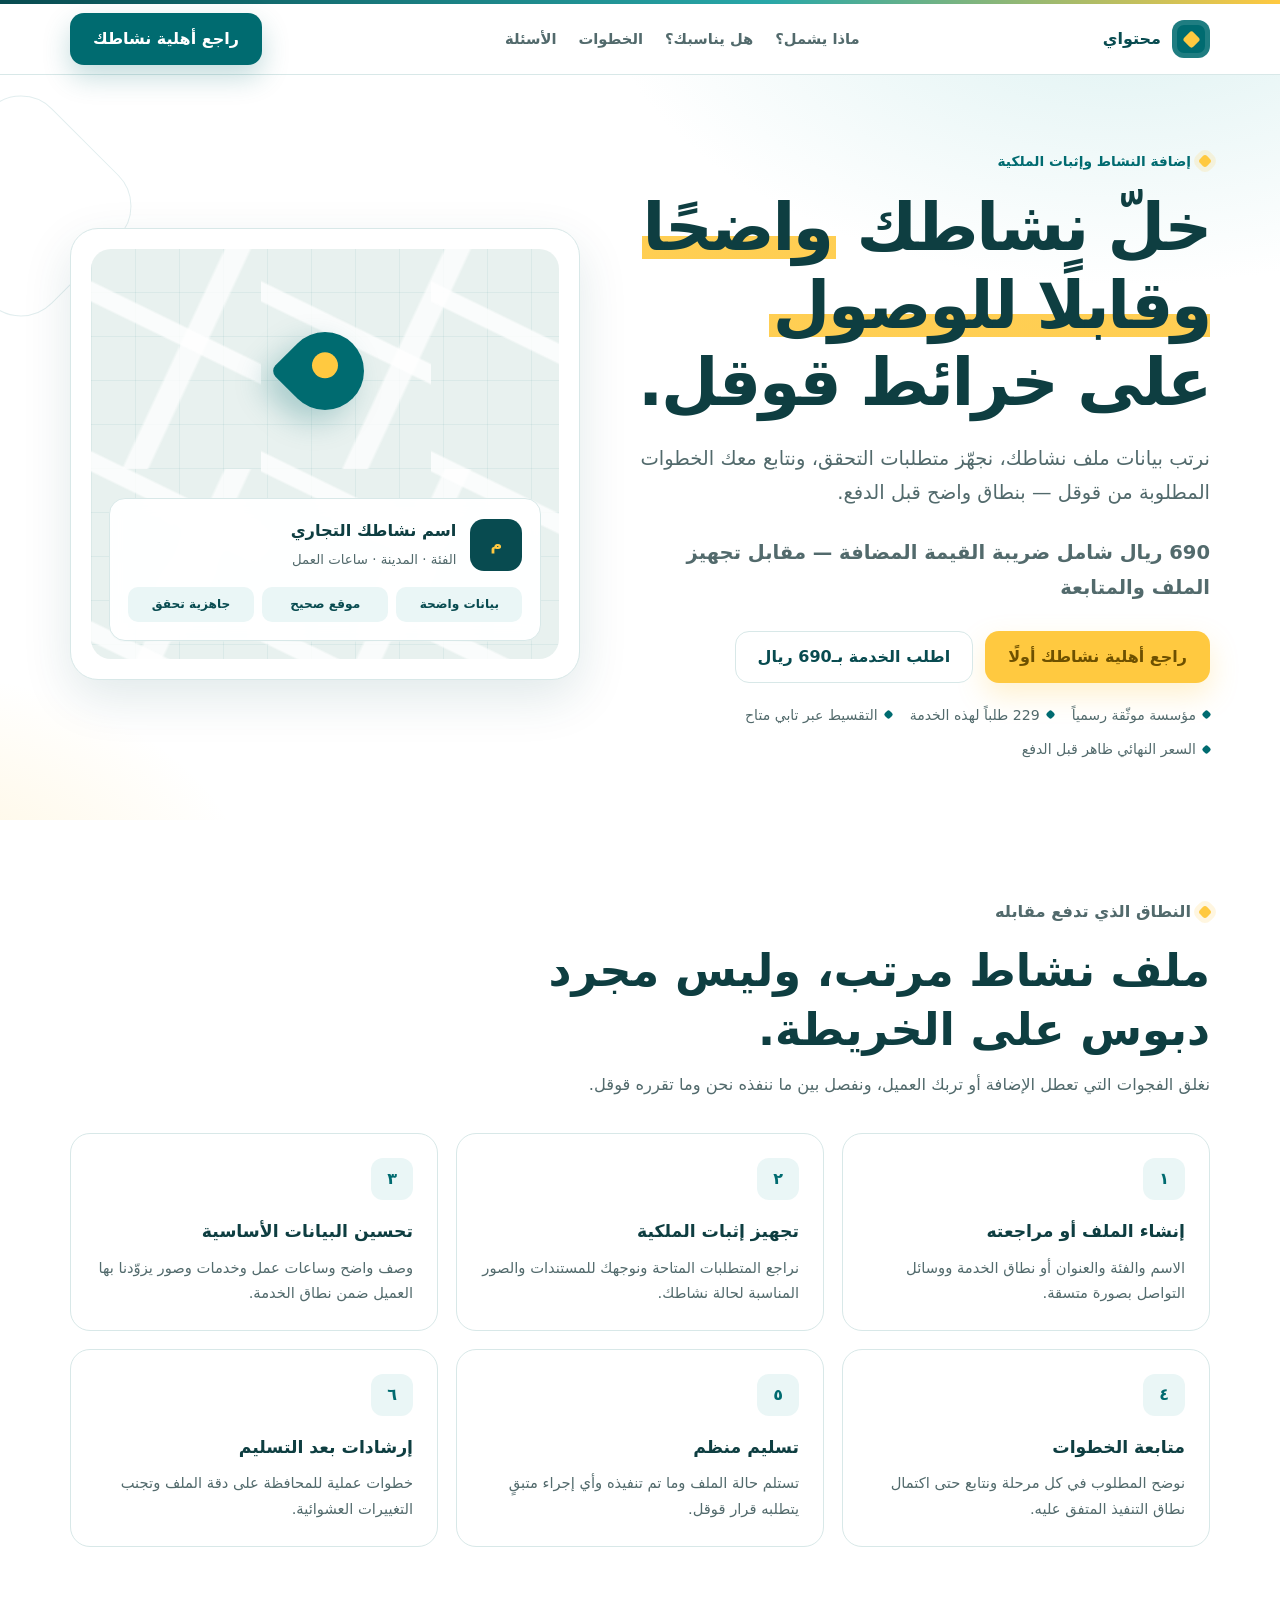
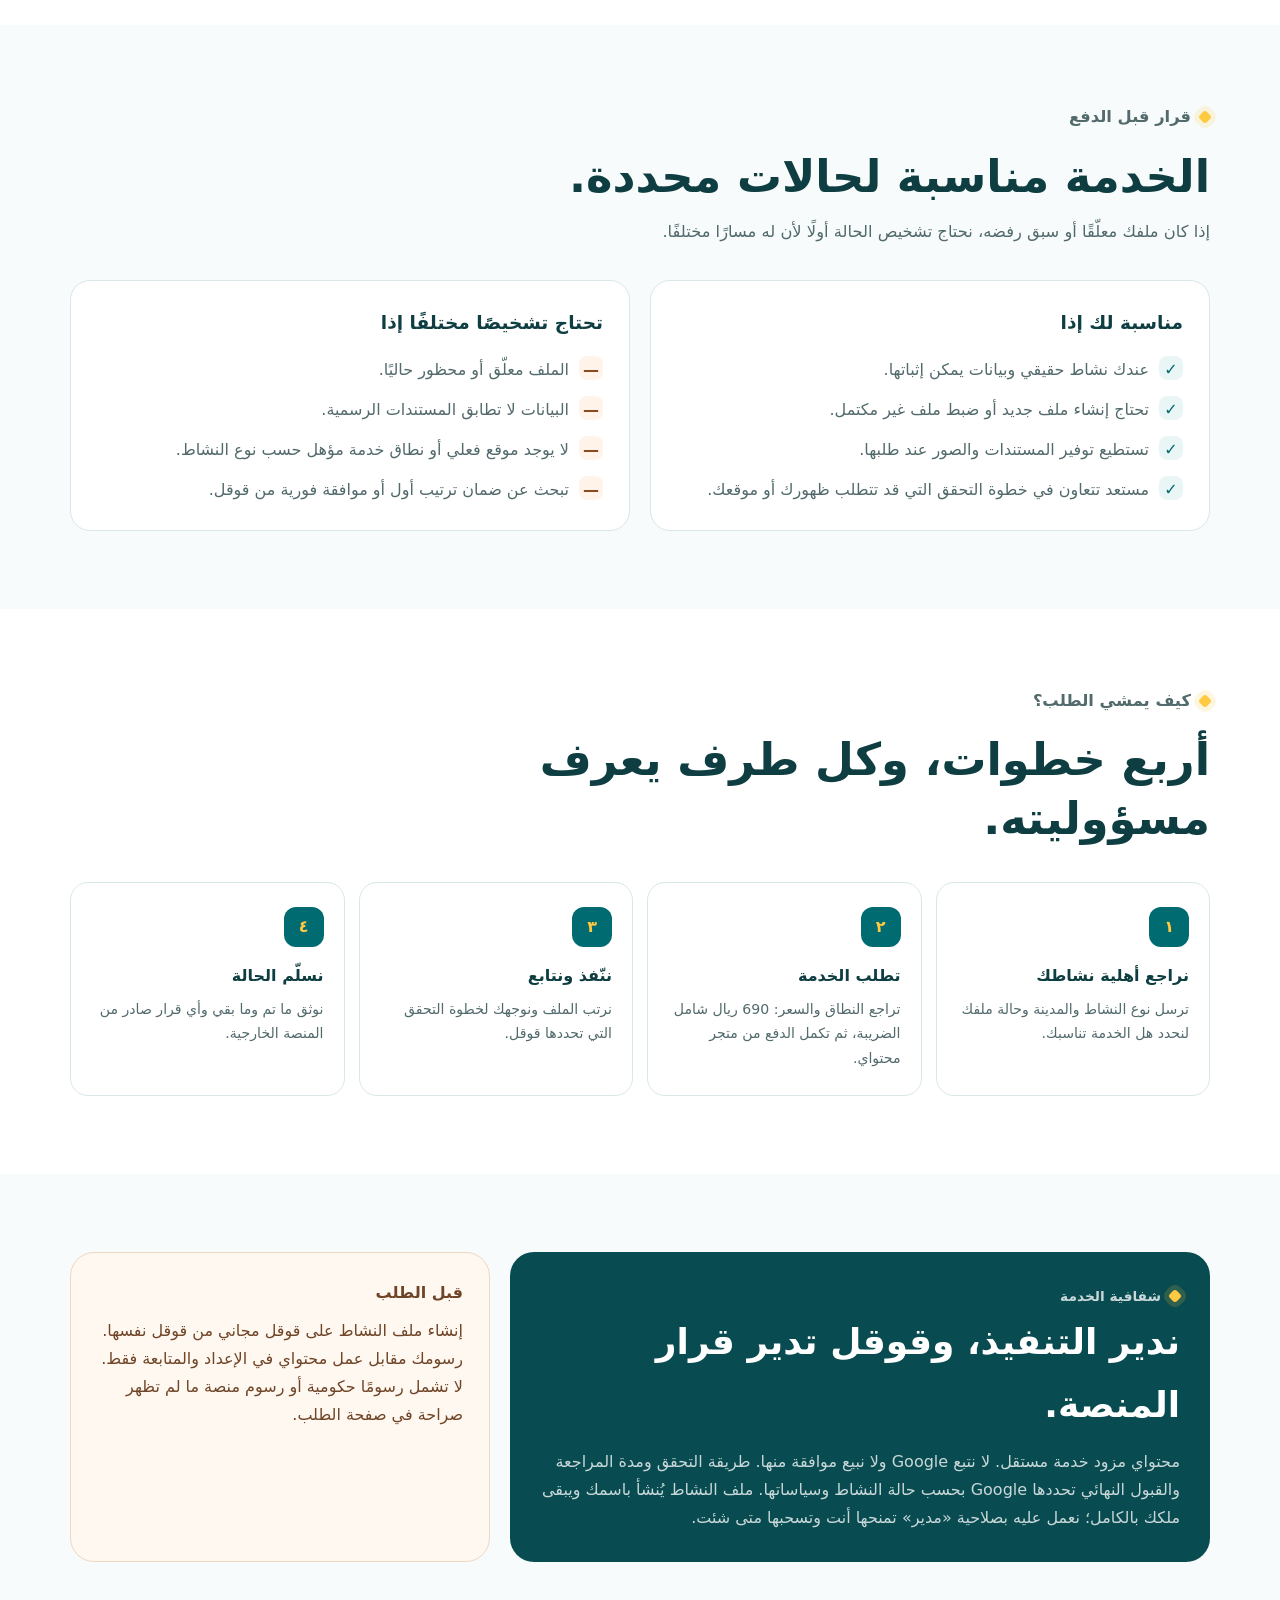
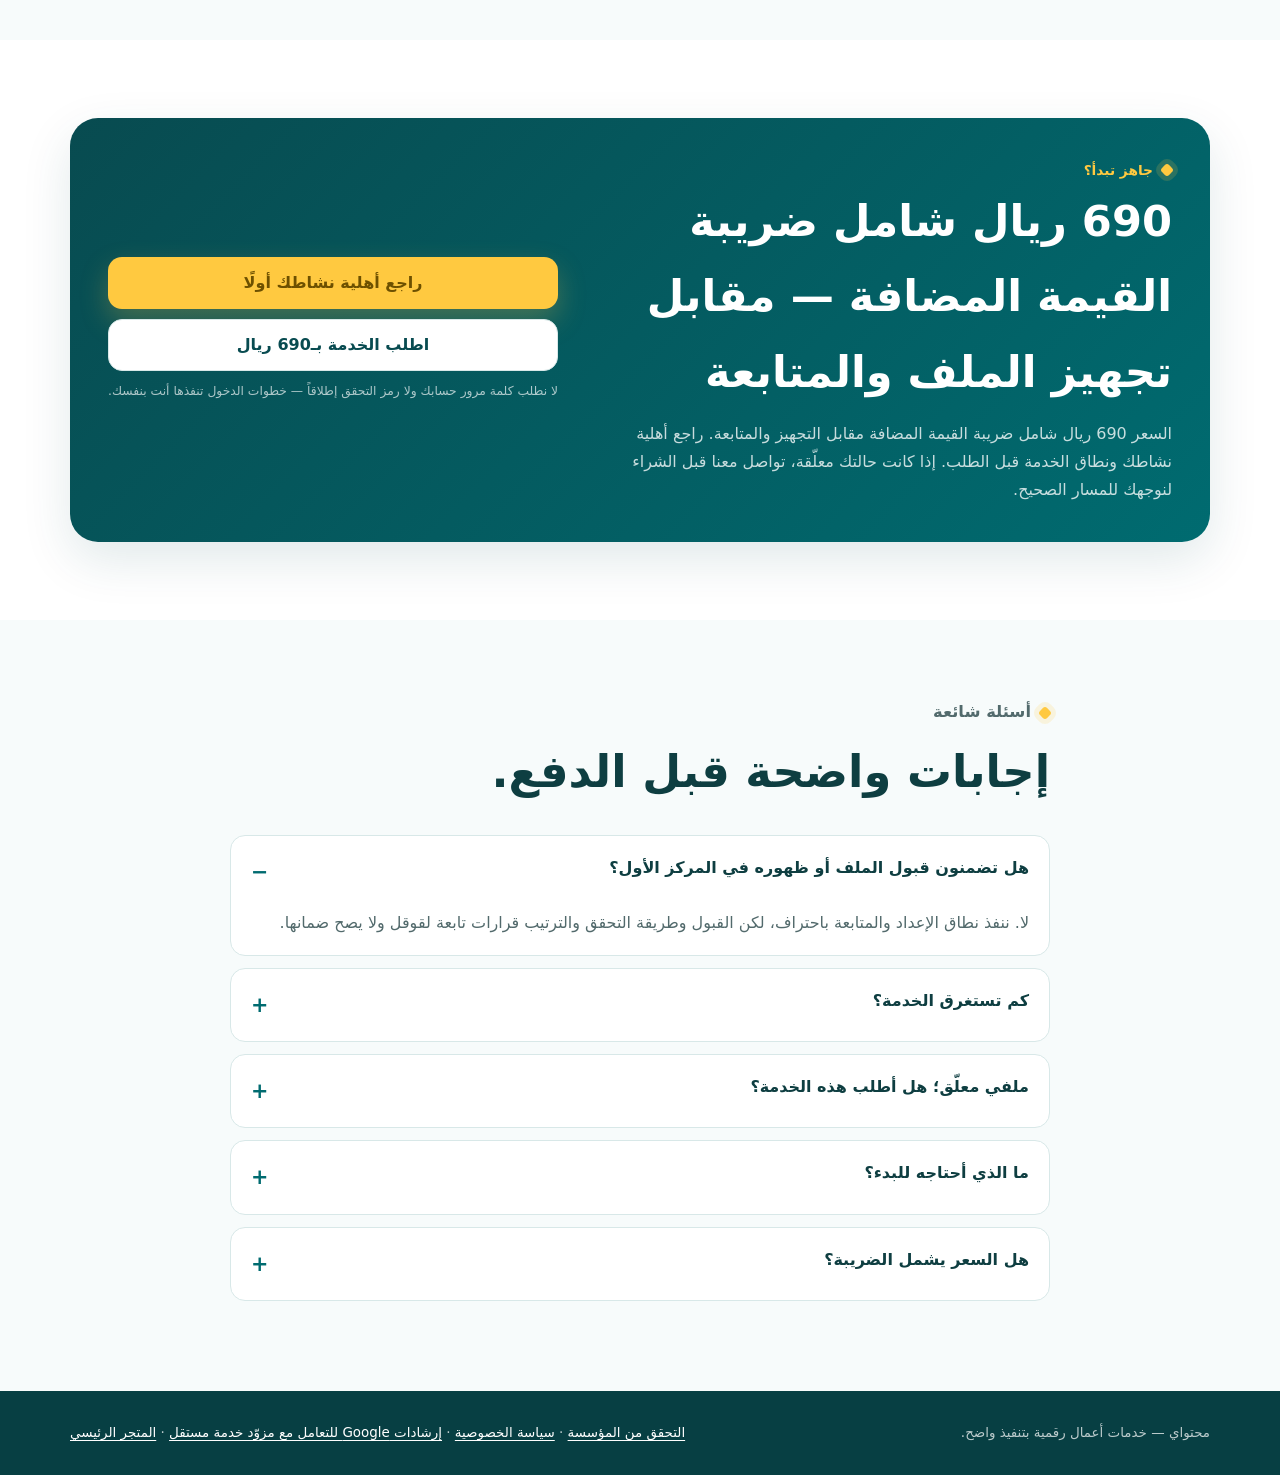
<file: maps/index.html>
<!doctype html>
<html lang="ar" dir="rtl">
<head>
  <meta charset="utf-8">
  <meta name="viewport" content="width=device-width, initial-scale=1">
  <title>إضافة وتوثيق نشاطك على خرائط قوقل — محتواي</title>
  <meta name="description" content="خدمة إنشاء ملف نشاطك على خرائط قوقل وتجهيز بياناته ومتابعة خطوات إثبات الملكية بمتطلبات واضحة من محتواي.">
  <meta name="robots" content="noindex,follow">
  <link rel="canonical" href="https://mohtaway.github.io/mohtaway-landing/maps/">
  <meta property="og:type" content="website">
  <meta property="og:locale" content="ar_SA">
  <meta property="og:title" content="إضافة وتوثيق نشاطك على خرائط قوقل — محتواي">
  <meta property="og:description" content="ملف نشاط مرتب، متطلبات واضحة، ومتابعة بشرية لخطوات إثبات الملكية.">
  <meta property="og:url" content="https://mohtaway.github.io/mohtaway-landing/maps/">
  <style>
    :root{--ink:#0e3e41;--teal:#006b70;--teal-dark:#084b50;--teal-soft:#eaf6f6;--gold:#ffc940;--gold-ink:#6d5000;--muted:#526a6c;--line:#d8e8e8;--white:#fff;--wash:#f7fbfb;--danger:#8c4b1f;--radius:20px;--shadow:0 18px 50px rgba(8,75,80,.12)}
    *{box-sizing:border-box}
    html{scroll-behavior:smooth;scroll-padding-top:86px}
    body{margin:0;font-family:"IBM Plex Sans Arabic","Tahoma",system-ui,sans-serif;color:var(--ink);background:var(--white);line-height:1.75;-webkit-font-smoothing:antialiased}
    a{color:inherit;text-decoration:none}
    button{font:inherit}
    .wrap{width:min(1140px,calc(100% - 36px));margin-inline:auto}
    .topline{height:4px;background:linear-gradient(90deg,var(--teal-dark),#28a7a8 60%,var(--gold))}
    header{position:sticky;top:0;z-index:50;background:rgba(255,255,255,.94);backdrop-filter:blur(14px);border-bottom:1px solid var(--line)}
    .nav{min-height:70px;display:flex;align-items:center;justify-content:space-between;gap:18px}
    .brand{display:flex;align-items:center;gap:11px;font-weight:800;color:var(--teal-dark)}
    .brand-mark{width:38px;height:38px;border-radius:12px;background:var(--teal);display:grid;place-items:center;box-shadow:inset 0 0 0 5px rgba(255,255,255,.12)}
    .brand-mark::after{content:"";width:13px;height:13px;background:var(--gold);transform:rotate(45deg);border-radius:3px}
    nav{display:flex;gap:22px;font-size:.92rem;color:var(--muted);font-weight:700}
    nav a:hover{color:var(--teal)}
    .btn{display:inline-flex;align-items:center;justify-content:center;min-height:50px;padding:11px 22px;border-radius:14px;font-weight:800;transition:.2s;border:1px solid transparent}
    .btn-primary{background:var(--teal);color:#fff;box-shadow:0 12px 28px rgba(0,107,112,.24)}
    .btn-primary:hover{background:var(--teal-dark);transform:translateY(-1px)}
    .btn-gold{background:var(--gold);color:var(--gold-ink);box-shadow:0 12px 28px rgba(255,201,64,.25)}
    .btn-line{background:#fff;color:var(--teal-dark);border-color:var(--line)}
    .btn-line:hover{border-color:var(--teal)}
    .hero{position:relative;overflow:hidden;padding:72px 0 58px;background:radial-gradient(760px 460px at 88% -15%,#daf0f0 0%,transparent 70%),radial-gradient(520px 330px at -8% 110%,rgba(255,201,64,.18) 0%,transparent 68%)}
    .hero::after{content:"";position:absolute;width:180px;height:180px;left:-70px;top:40px;border:1px solid rgba(0,107,112,.12);border-radius:44px;transform:rotate(45deg)}
    .hero-grid{position:relative;z-index:1;display:grid;grid-template-columns:1.06fr .94fr;gap:54px;align-items:center}
    .eyebrow{display:inline-flex;align-items:center;gap:9px;margin:0 0 16px;color:var(--teal);font-size:.86rem;font-weight:800}
    .eyebrow::before{content:"";width:10px;height:10px;border-radius:3px;background:var(--gold);transform:rotate(45deg);box-shadow:0 0 0 5px rgba(255,201,64,.16)}
    h1,h2,h3,p{margin-top:0}
    h1{font-size:clamp(2.25rem,5.6vw,4.15rem);line-height:1.17;letter-spacing:-.035em;margin-bottom:20px}
    h1 mark{background:linear-gradient(transparent 62%,rgba(255,201,64,.9) 62%,rgba(255,201,64,.9) 91%,transparent 91%);color:inherit;padding-inline:4px}
    .lead{font-size:clamp(1.05rem,2vw,1.22rem);color:var(--muted);max-width:650px;margin-bottom:26px}
    .hero-actions{display:flex;flex-wrap:wrap;gap:12px}
    .micro{display:flex;flex-wrap:wrap;gap:10px 18px;margin-top:20px;color:var(--muted);font-size:.88rem}
    .micro span{display:flex;align-items:center;gap:7px}
    .micro span::before{content:"";width:7px;height:7px;background:var(--teal);border-radius:2px;transform:rotate(45deg)}
    .map-card{background:var(--white);border:1px solid var(--line);border-radius:28px;box-shadow:var(--shadow);padding:20px;position:relative}
    .map-canvas{min-height:410px;border-radius:20px;overflow:hidden;position:relative;background-color:#e8f1ef;background-image:linear-gradient(26deg,transparent 46%,rgba(255,255,255,.8) 47%,rgba(255,255,255,.8) 54%,transparent 55%),linear-gradient(115deg,transparent 41%,rgba(255,255,255,.75) 42%,rgba(255,255,255,.75) 49%,transparent 50%),linear-gradient(0deg,rgba(0,107,112,.06) 1px,transparent 1px),linear-gradient(90deg,rgba(0,107,112,.06) 1px,transparent 1px);background-size:170px 170px,220px 220px,44px 44px,44px 44px}
    .pin{position:absolute;top:83px;left:50%;width:78px;height:78px;transform:translateX(-50%) rotate(45deg);border-radius:50% 50% 50% 8px;background:var(--teal);box-shadow:0 16px 30px rgba(0,107,112,.28)}
    .pin::after{content:"";position:absolute;width:26px;height:26px;top:22px;left:22px;border-radius:50%;background:var(--gold)}
    .profile-preview{position:absolute;right:18px;left:18px;bottom:18px;background:rgba(255,255,255,.96);backdrop-filter:blur(8px);border:1px solid var(--line);border-radius:16px;padding:18px;display:grid;grid-template-columns:52px 1fr;gap:14px;align-items:center}
    .profile-logo{width:52px;height:52px;border-radius:14px;background:var(--teal-dark);display:grid;place-items:center;color:var(--gold);font-weight:900}
    .profile-preview strong{display:block;font-size:1.02rem}
    .profile-preview small{color:var(--muted)}
    .status-row{grid-column:1/-1;display:grid;grid-template-columns:repeat(3,1fr);gap:8px}
    .status-row span{background:var(--teal-soft);border-radius:10px;padding:7px;text-align:center;color:var(--teal-dark);font-size:.76rem;font-weight:800}
    section{padding:78px 0}
    .section-head{max-width:720px;margin-bottom:34px}
    .section-head h2{font-size:clamp(1.8rem,3.7vw,2.8rem);line-height:1.3;margin-bottom:12px}
    .section-head p{color:var(--muted);font-size:1.02rem}
    .grid3{display:grid;grid-template-columns:repeat(3,1fr);gap:18px}
    .card{border:1px solid var(--line);border-radius:var(--radius);padding:24px;background:#fff}
    .card-num{width:42px;height:42px;border-radius:12px;background:var(--teal-soft);color:var(--teal);display:grid;place-items:center;font-weight:900;margin-bottom:16px}
    .card h3{font-size:1.08rem;margin-bottom:8px}
    .card p{color:var(--muted);font-size:.92rem;margin-bottom:0}
    .wash{background:var(--wash)}
    .fit-grid{display:grid;grid-template-columns:1fr 1fr;gap:20px}
    .fit{border-radius:var(--radius);padding:26px;border:1px solid var(--line);background:#fff}
    .fit h3{font-size:1.16rem;margin-bottom:16px}
    .fit ul{list-style:none;padding:0;margin:0;display:grid;gap:12px;color:var(--muted)}
    .fit li{display:flex;gap:10px;align-items:flex-start}
    .fit li::before{content:"✓";width:24px;height:24px;flex:0 0 24px;border-radius:8px;background:var(--teal-soft);color:var(--teal);display:grid;place-items:center;font-weight:900}
    .fit.no li::before{content:"—";background:#fff3ea;color:var(--danger)}
    .process{display:grid;grid-template-columns:repeat(4,1fr);gap:14px;counter-reset:step}
    .step{position:relative;padding:24px 20px;border:1px solid var(--line);border-radius:18px;background:#fff;counter-increment:step}
    .step::before{content:counter(step,arabic-indic);display:grid;place-items:center;width:40px;height:40px;border-radius:12px;background:var(--teal);color:var(--gold);font-weight:900;margin-bottom:15px}
    .step h3{font-size:1rem;margin-bottom:7px}
    .step p{color:var(--muted);font-size:.88rem;margin:0}
    .disclosure{display:grid;grid-template-columns:1.25fr .75fr;gap:20px;align-items:stretch}
    .disclosure-main{background:var(--teal-dark);color:#fff;border-radius:24px;padding:30px}
    .disclosure-main h2{font-size:clamp(1.6rem,3vw,2.25rem);margin-bottom:12px}
    .disclosure-main p{color:rgba(255,255,255,.78);margin-bottom:0}
    .disclosure-side{border:1px solid #f0d7bd;background:#fff8f0;border-radius:24px;padding:26px;color:#6f4427}
    .disclosure-side strong{display:block;margin-bottom:10px}
    .offer{border-radius:28px;background:linear-gradient(135deg,var(--teal-dark),var(--teal));color:#fff;padding:38px;display:grid;grid-template-columns:1fr auto;align-items:center;gap:28px;box-shadow:var(--shadow)}
    .offer .eyebrow{color:var(--gold)}
    .offer h2{font-size:clamp(1.8rem,3.5vw,2.7rem);margin-bottom:10px}
    .offer p{color:rgba(255,255,255,.78);max-width:680px;margin-bottom:0}
    .offer-actions{display:grid;gap:10px;min-width:230px}
    .price-note{text-align:center;font-size:.77rem;color:rgba(255,255,255,.67)}
    .faq{max-width:820px;margin-inline:auto}
    details{background:#fff;border:1px solid var(--line);border-radius:15px;margin-bottom:12px;padding:0 20px}
    summary{cursor:pointer;list-style:none;font-weight:800;padding:18px 0;display:flex;justify-content:space-between;gap:16px}
    summary::-webkit-details-marker{display:none}
    summary::after{content:"+";color:var(--teal);font-size:1.3rem}
    details[open] summary::after{content:"−"}
    details p{color:var(--muted);padding-bottom:18px;margin-bottom:0}
    footer{background:#073f43;color:rgba(255,255,255,.72);padding:30px 0;font-size:.84rem}
    .foot{display:flex;justify-content:space-between;align-items:center;gap:18px;flex-wrap:wrap}
    .foot a{color:#fff;text-decoration:underline;text-underline-offset:3px}
    .sticky{display:none}
    @media(max-width:900px){nav{display:none}.hero-grid,.disclosure{grid-template-columns:1fr}.map-card{max-width:620px;margin-inline:auto}.grid3{grid-template-columns:1fr 1fr}.process{grid-template-columns:1fr 1fr}.offer{grid-template-columns:1fr}.offer-actions{grid-template-columns:1fr 1fr;min-width:0}}
    @media(max-width:620px){.wrap{width:min(100% - 26px,1140px)}.nav>.btn{display:none}.hero{padding-top:44px}.hero-actions .btn{width:100%}.map-canvas{min-height:350px}.grid3,.fit-grid,.process{grid-template-columns:1fr}.offer{padding:28px 20px}.offer-actions{grid-template-columns:1fr}.sticky{position:fixed;z-index:60;right:10px;left:10px;bottom:max(10px,env(safe-area-inset-bottom));display:grid;grid-template-columns:1fr auto;gap:8px;padding:8px;background:rgba(255,255,255,.95);backdrop-filter:blur(14px);border:1px solid var(--line);border-radius:17px;box-shadow:0 18px 44px rgba(14,62,65,.2)}.sticky .btn{min-height:48px;padding:9px 15px}.sticky .btn-line{background:#1faf55;color:#fff;border-color:#1faf55}body{padding-bottom:86px}}
    @media(prefers-reduced-motion:reduce){html{scroll-behavior:auto}.btn{transition:none}}
  </style>
  <script async src="https://www.googletagmanager.com/gtag/js?id=G-CHVCDKS3NR"></script>
  <script>
    window.dataLayer=window.dataLayer||[];function gtag(){dataLayer.push(arguments)}
    gtag('js',new Date());gtag('config','G-CHVCDKS3NR');gtag('config','AW-10937612701');
    (function(){
      var P=new URLSearchParams(location.search),KEYS=['utm_source','utm_medium','utm_campaign','utm_content','utm_term','gclid','wbraid','gbraid','ttclid','sclid','fbclid'],store={};
      var newTouch=['utm_source','utm_campaign','gclid','wbraid','gbraid','ttclid','sclid','fbclid'].some(function(k){return !!P.get(k)});
      try{var saved=JSON.parse(sessionStorage.getItem('mwutm')||'{}');
        if(!newTouch && saved && typeof saved==='object') KEYS.forEach(function(k){if(typeof saved[k]==='string' && saved[k])store[k]=saved[k]});
      }catch(e){}
      KEYS.forEach(function(k){var v=P.get(k);if(v)store[k]=v});
      try{sessionStorage.setItem('mwutm',JSON.stringify(store))}catch(e){}
      function qs(){return Object.keys(store).map(function(k){return encodeURIComponent(k)+'='+encodeURIComponent(store[k])}).join('&')}
      function decorate(){
        var q=qs();document.querySelectorAll('a[href]').forEach(function(a){
          var href=a.getAttribute('href')||'';
          if(/mohtaway\.com/.test(href)&&q&&!/utm_source=/.test(href)&&!a.dataset.mwU){a.setAttribute('href',href+(href.indexOf('?')>-1?'&':'?')+q);a.dataset.mwU='1'}
          if(/wa\.me|api\.whatsapp/.test(href)&&!a.dataset.mwRef){try{var u=new URL(href),t=u.searchParams.get('text')||'',ref=store.utm_source?(store.utm_source+(store.utm_campaign?':'+store.utm_campaign:'')):(store.utm_campaign||'direct');if(!/\n\[ref:[^\]]+\]\s*$/.test(t))t+='\n[ref:'+ref+']';u.searchParams.set('text',t);a.setAttribute('href',u.toString());a.dataset.mwRef='1'}catch(e){}}
          if(/wa\.me|api\.whatsapp/.test(href)&&!a.dataset.mwT){a.dataset.mwT='1';a.addEventListener('click',function(){gtag('event','whatsapp_click',{event_category:'lead',event_label:store.utm_campaign||'direct',service:'google_maps_setup'});gtag('event','conversion',{send_to:'AW-10937612701/pCoYCPnyrO4cEJ3zut8o'})})}
          if(/p2059934520/.test(href)&&!a.dataset.mwP){a.dataset.mwP='1';a.addEventListener('click',function(){gtag('event','package_click',{event_category:'purchase_intent',event_label:'google_maps_setup'})})}
        })
      }
      if(document.readyState!=='loading'){decorate()}else{document.addEventListener('DOMContentLoaded',decorate)}addEventListener('load',decorate);
      var seen={};addEventListener('scroll',function(){var p=Math.round((scrollY+innerHeight)/document.body.scrollHeight*100);[25,50,75,90].forEach(function(m){if(p>=m&&!seen[m]){seen[m]=1;gtag('event','scroll_depth',{event_label:m+'%',service:'google_maps_setup'})}})},{passive:true});
    })();
  </script>
  <script type="application/ld+json">
  {"@context":"https://schema.org","@type":"Service","name":"إضافة وإثبات ملكية النشاط على خرائط قوقل","provider":{"@type":"Organization","name":"محتواي","url":"https://mohtaway.com/"},"areaServed":{"@type":"Country","name":"Saudi Arabia"},"serviceType":"إعداد ملف النشاط التجاري ومتابعة خطوات إثبات الملكية على خرائط قوقل","url":"https://mohtaway.github.io/mohtaway-landing/maps/"}
  </script>
  <link rel="stylesheet" href="../assets/store-quote.css?v=20260909-intake1">
</head>
<body>
  <header>
    <div class="topline"></div>
    <div class="wrap nav">
      <a class="brand" href="https://mohtaway.com/" aria-label="محتواي"><span class="brand-mark" aria-hidden="true"></span><span>محتواي</span></a>
      <nav aria-label="التنقل داخل الصفحة"><a href="#includes">ماذا يشمل؟</a><a href="#fit">هل يناسبك؟</a><a href="#steps">الخطوات</a><a href="#faq">الأسئلة</a></nav>
      <a class="btn btn-primary" href="#maps-quote">راجع أهلية نشاطك</a>
    </div>
  </header>

  <main>
    <section class="hero">
      <div class="wrap hero-grid">
        <div>
          <p class="eyebrow">إضافة النشاط وإثبات الملكية</p>
          <h1>خلّ نشاطك <mark>واضحًا وقابلًا للوصول</mark> على خرائط قوقل.</h1>
          <p class="lead">نرتب بيانات ملف نشاطك، نجهّز متطلبات التحقق، ونتابع معك الخطوات المطلوبة من قوقل — بنطاق واضح قبل الدفع.</p>
          <p class="lead"><strong>690 ريال شامل ضريبة القيمة المضافة — مقابل تجهيز الملف والمتابعة</strong></p>
          <div class="hero-actions"><a class="btn btn-gold" href="#maps-quote">راجع أهلية نشاطك أولًا</a><a class="btn btn-line" href="https://mohtaway.com/google-maps-business-setup/p2059934520">اطلب الخدمة بـ690 ريال</a></div>
          <div class="micro"><span>مؤسسة موثّقة رسمياً</span><span>229 طلباً لهذه الخدمة</span><span>التقسيط عبر تابي متاح</span><span>السعر النهائي ظاهر قبل الدفع</span></div>
        </div>
        <div class="map-card" role="img" aria-label="معاينة توضيحية لملف نشاط على الخريطة">
          <div class="map-canvas"><span class="pin" aria-hidden="true"></span><div class="profile-preview"><div class="profile-logo">م</div><div><strong>اسم نشاطك التجاري</strong><small>الفئة · المدينة · ساعات العمل</small></div><div class="status-row"><span>بيانات واضحة</span><span>موقع صحيح</span><span>جاهزية تحقق</span></div></div></div>
        </div>
      </div>
    </section>

    <section id="includes">
      <div class="wrap">
        <div class="section-head"><p class="eyebrow">النطاق الذي تدفع مقابله</p><h2>ملف نشاط مرتب، وليس مجرد دبوس على الخريطة.</h2><p>نغلق الفجوات التي تعطل الإضافة أو تربك العميل، ونفصل بين ما ننفذه نحن وما تقرره قوقل.</p></div>
        <div class="grid3">
          <article class="card"><div class="card-num">١</div><h3>إنشاء الملف أو مراجعته</h3><p>الاسم والفئة والعنوان أو نطاق الخدمة ووسائل التواصل بصورة متسقة.</p></article>
          <article class="card"><div class="card-num">٢</div><h3>تجهيز إثبات الملكية</h3><p>نراجع المتطلبات المتاحة ونوجهك للمستندات والصور المناسبة لحالة نشاطك.</p></article>
          <article class="card"><div class="card-num">٣</div><h3>تحسين البيانات الأساسية</h3><p>وصف واضح وساعات عمل وخدمات وصور يزوّدنا بها العميل ضمن نطاق الخدمة.</p></article>
          <article class="card"><div class="card-num">٤</div><h3>متابعة الخطوات</h3><p>نوضح المطلوب في كل مرحلة ونتابع حتى اكتمال نطاق التنفيذ المتفق عليه.</p></article>
          <article class="card"><div class="card-num">٥</div><h3>تسليم منظم</h3><p>تستلم حالة الملف وما تم تنفيذه وأي إجراء متبقٍ يتطلبه قرار قوقل.</p></article>
          <article class="card"><div class="card-num">٦</div><h3>إرشادات بعد التسليم</h3><p>خطوات عملية للمحافظة على دقة الملف وتجنب التغييرات العشوائية.</p></article>
        </div>
      </div>
    </section>

    <section class="wash" id="fit">
      <div class="wrap">
        <div class="section-head"><p class="eyebrow">قرار قبل الدفع</p><h2>الخدمة مناسبة لحالات محددة.</h2><p>إذا كان ملفك معلّقًا أو سبق رفضه، نحتاج تشخيص الحالة أولًا لأن له مسارًا مختلفًا.</p></div>
        <div class="fit-grid">
          <div class="fit"><h3>مناسبة لك إذا</h3><ul><li>عندك نشاط حقيقي وبيانات يمكن إثباتها.</li><li>تحتاج إنشاء ملف جديد أو ضبط ملف غير مكتمل.</li><li>تستطيع توفير المستندات والصور عند طلبها.</li><li>مستعد تتعاون في خطوة التحقق التي قد تتطلب ظهورك أو موقعك.</li></ul></div>
          <div class="fit no"><h3>تحتاج تشخيصًا مختلفًا إذا</h3><ul><li>الملف معلّق أو محظور حاليًا.</li><li>البيانات لا تطابق المستندات الرسمية.</li><li>لا يوجد موقع فعلي أو نطاق خدمة مؤهل حسب نوع النشاط.</li><li>تبحث عن ضمان ترتيب أول أو موافقة فورية من قوقل.</li></ul></div>
        </div>
      </div>
    </section>

    <section id="steps">
      <div class="wrap">
        <div class="section-head"><p class="eyebrow">كيف يمشي الطلب؟</p><h2>أربع خطوات، وكل طرف يعرف مسؤوليته.</h2></div>
        <div class="process"><article class="step"><h3>نراجع أهلية نشاطك</h3><p>ترسل نوع النشاط والمدينة وحالة ملفك لنحدد هل الخدمة تناسبك.</p></article><article class="step"><h3>تطلب الخدمة</h3><p>تراجع النطاق والسعر: 690 ريال شامل الضريبة، ثم تكمل الدفع من متجر محتواي.</p></article><article class="step"><h3>ننّفذ ونتابع</h3><p>نرتب الملف ونوجهك لخطوة التحقق التي تحددها قوقل.</p></article><article class="step"><h3>نسلّم الحالة</h3><p>نوثق ما تم وما بقي وأي قرار صادر من المنصة الخارجية.</p></article></div>
      </div>
    </section>

    <section class="wash">
      <div class="wrap disclosure"><div class="disclosure-main"><p class="eyebrow">شفافية الخدمة</p><h2>ندير التنفيذ، وقوقل تدير قرار المنصة.</h2><p>محتواي مزود خدمة مستقل. لا نتبع Google ولا نبيع موافقة منها. طريقة التحقق ومدة المراجعة والقبول النهائي تحددها Google بحسب حالة النشاط وسياساتها. ملف النشاط يُنشأ باسمك ويبقى ملكك بالكامل؛ نعمل عليه بصلاحية «مدير» تمنحها أنت وتسحبها متى شئت.</p></div><aside class="disclosure-side"><strong>قبل الطلب</strong><p>إنشاء ملف النشاط على قوقل مجاني من قوقل نفسها. رسومك مقابل عمل محتواي في الإعداد والمتابعة فقط. لا تشمل رسومًا حكومية أو رسوم منصة ما لم تظهر صراحة في صفحة الطلب.</p></aside></div>
    </section>

    <section>
      <div class="wrap offer"><div><p class="eyebrow">جاهز تبدأ؟</p><h2>690 ريال شامل ضريبة القيمة المضافة — مقابل تجهيز الملف والمتابعة</h2><p>السعر 690 ريال شامل ضريبة القيمة المضافة مقابل التجهيز والمتابعة. راجع أهلية نشاطك ونطاق الخدمة قبل الطلب. إذا كانت حالتك معلّقة، تواصل معنا قبل الشراء لنوجهك للمسار الصحيح.</p></div><div class="offer-actions"><a class="btn btn-gold" href="#maps-quote">راجع أهلية نشاطك أولًا</a><a class="btn btn-line" href="https://mohtaway.com/google-maps-business-setup/p2059934520">اطلب الخدمة بـ690 ريال</a><span class="price-note">لا نطلب كلمة مرور حسابك ولا رمز التحقق إطلاقاً — خطوات الدخول تنفذها أنت بنفسك.</span></div></div>
    </section>

    <section class="wash" id="faq">
      <div class="wrap faq"><div class="section-head"><p class="eyebrow">أسئلة شائعة</p><h2>إجابات واضحة قبل الدفع.</h2></div>
        <details open><summary>هل تضمنون قبول الملف أو ظهوره في المركز الأول؟</summary><p>لا. ننفذ نطاق الإعداد والمتابعة باحتراف، لكن القبول وطريقة التحقق والترتيب قرارات تابعة لقوقل ولا يصح ضمانها.</p></details>
        <details><summary>كم تستغرق الخدمة؟</summary><p>تجهيزنا (إنشاء الملف وترتيبه وبدء إثبات الملكية) يكتمل عادةً خلال 7–15 يوم عمل من اكتمال بياناتك. أما مدة تحقق قوقل النهائية فتحددها قوقل وقد تزيد، ونبلغك بحالة كل خطوة بدل موعد غير مضمون.</p></details>
        <details><summary>ملفي معلّق؛ هل أطلب هذه الخدمة؟</summary><p>لا تطلب مباشرة. أرسل لنا حالة التعليق أولًا، لأن فك التعليق والاستئناف خدمة مختلفة وتحتاج تشخيصًا قبل التسعير.</p></details>
        <details><summary>ما الذي أحتاجه للبدء؟</summary><p>بيانات النشاط الصحيحة، مستندات تثبتها عند الحاجة، صور مناسبة للموقع أو النشاط، وبريد ورقم هاتف تستطيع الوصول إليهما.</p></details>
        <details><summary>هل السعر يشمل الضريبة؟</summary><p>نعم، سعر الخدمة 690 ريال شامل ضريبة القيمة المضافة، مقابل التجهيز والمتابعة. إنشاء ملف النشاط نفسه مجاني لدى قوقل.</p></details>
      </div>
    </section>
  </main>

  <footer><div class="wrap foot"><span>محتواي — خدمات أعمال رقمية بتنفيذ واضح.</span><span><a href="https://eauthenticate.saudibusiness.gov.sa/certificate-details/0000166742">التحقق من المؤسسة</a> · <a href="https://mohtaway.com/سياسة-الخصوصية/page-1636777905">سياسة الخصوصية</a> · <a href="https://support.google.com/business/answer/7163406?hl=ar" target="_blank" rel="noopener noreferrer">إرشادات Google للتعامل مع مزوّد خدمة مستقل</a> · <a href="https://mohtaway.com/">المتجر الرئيسي</a></span></div></footer>
  <nav class="sticky" aria-label="إجراءات سريعة"><a class="btn btn-gold" href="#maps-quote">راجع أهلية نشاطك أولًا</a><a class="btn btn-line" href="https://mohtaway.com/google-maps-business-setup/p2059934520">اطلب الخدمة بـ690 ريال</a></nav>
  <script src="../assets/js/store-quote.js?v=20260913-routing1" data-service="maps"></script>
</body>
</html>
</file>
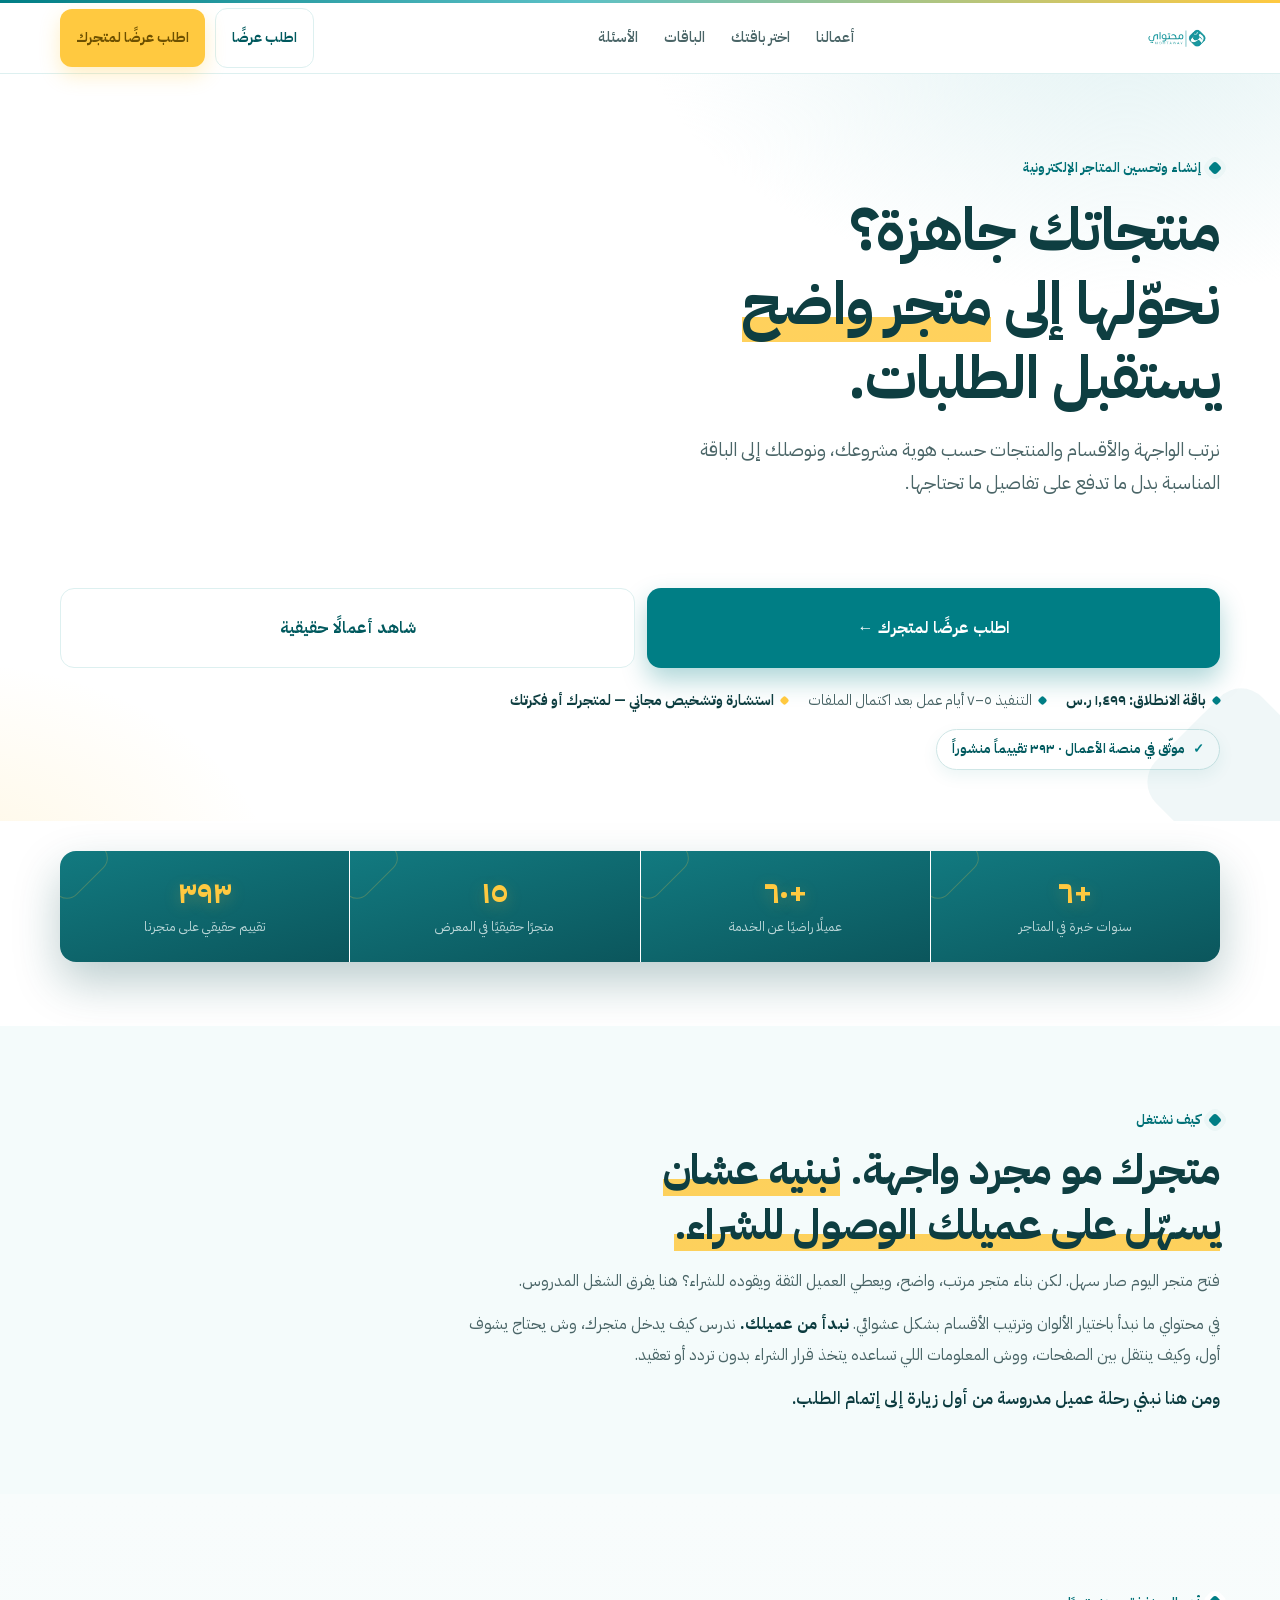
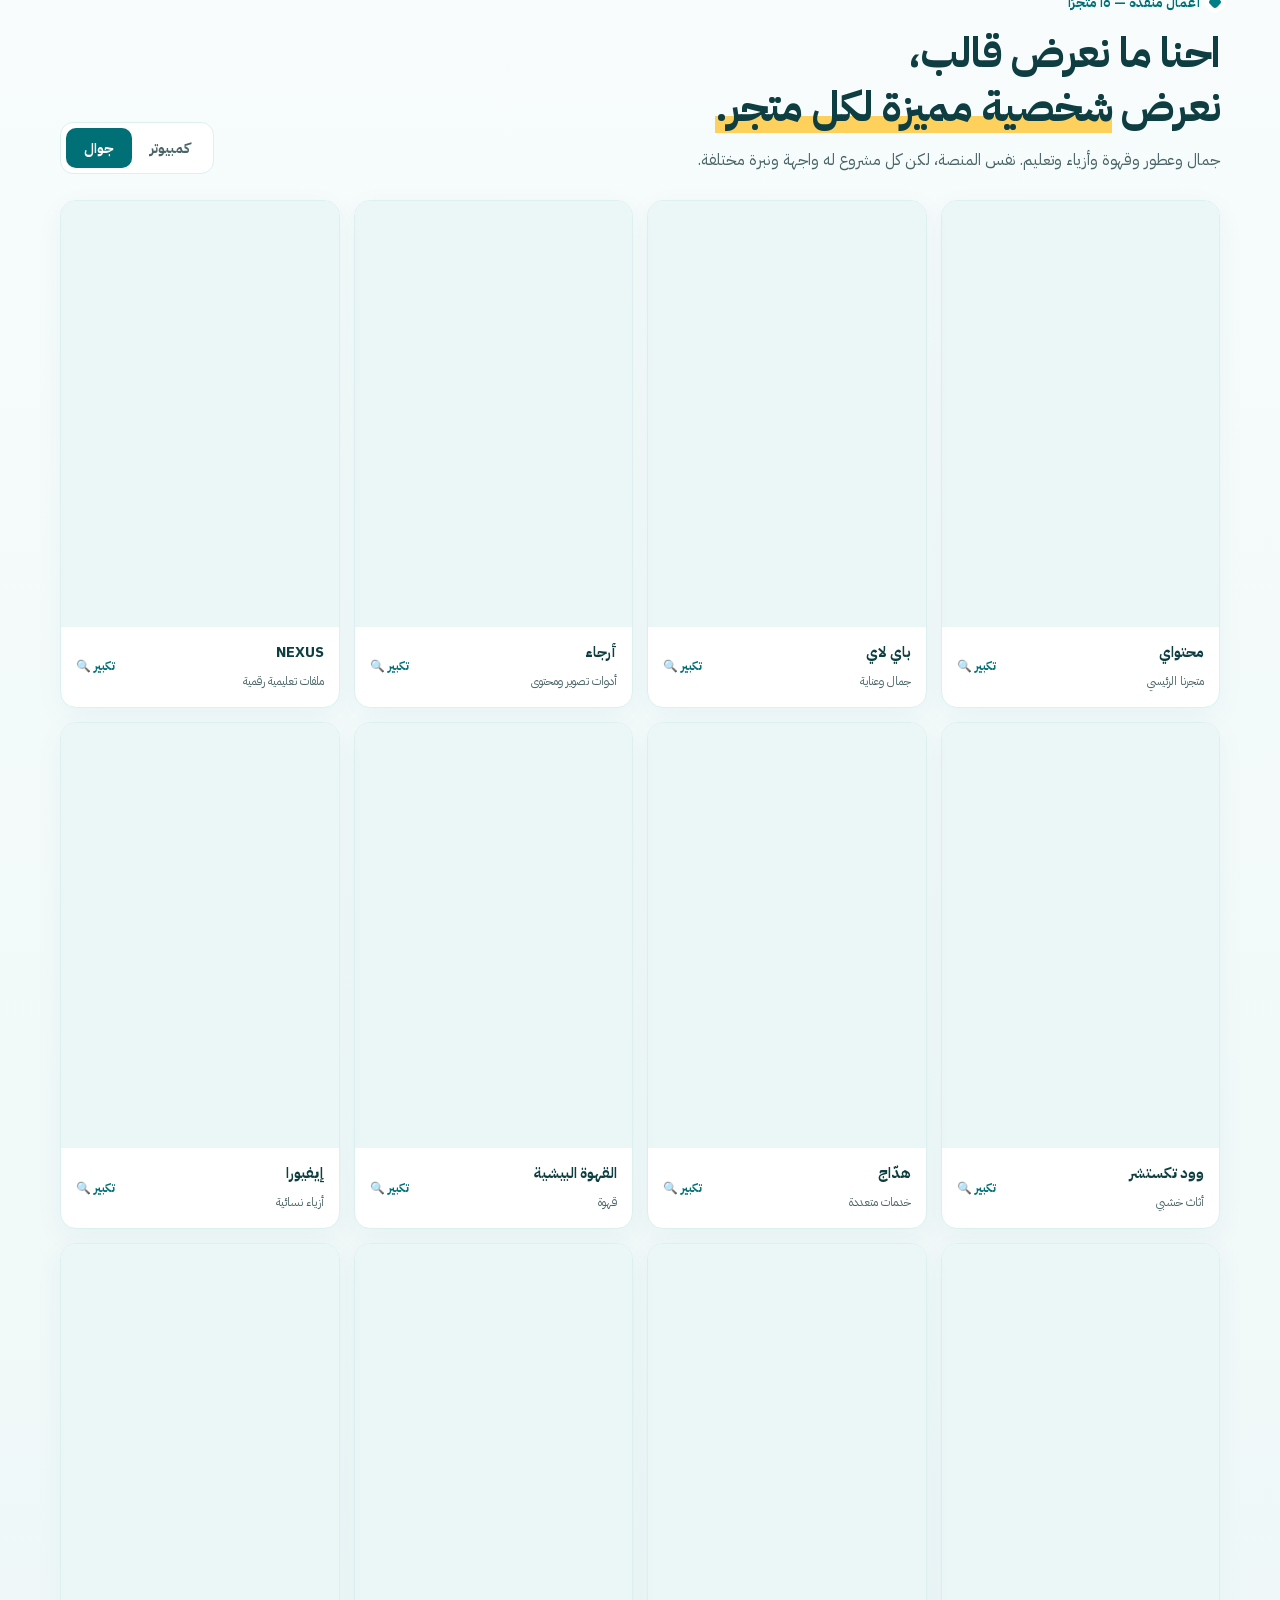
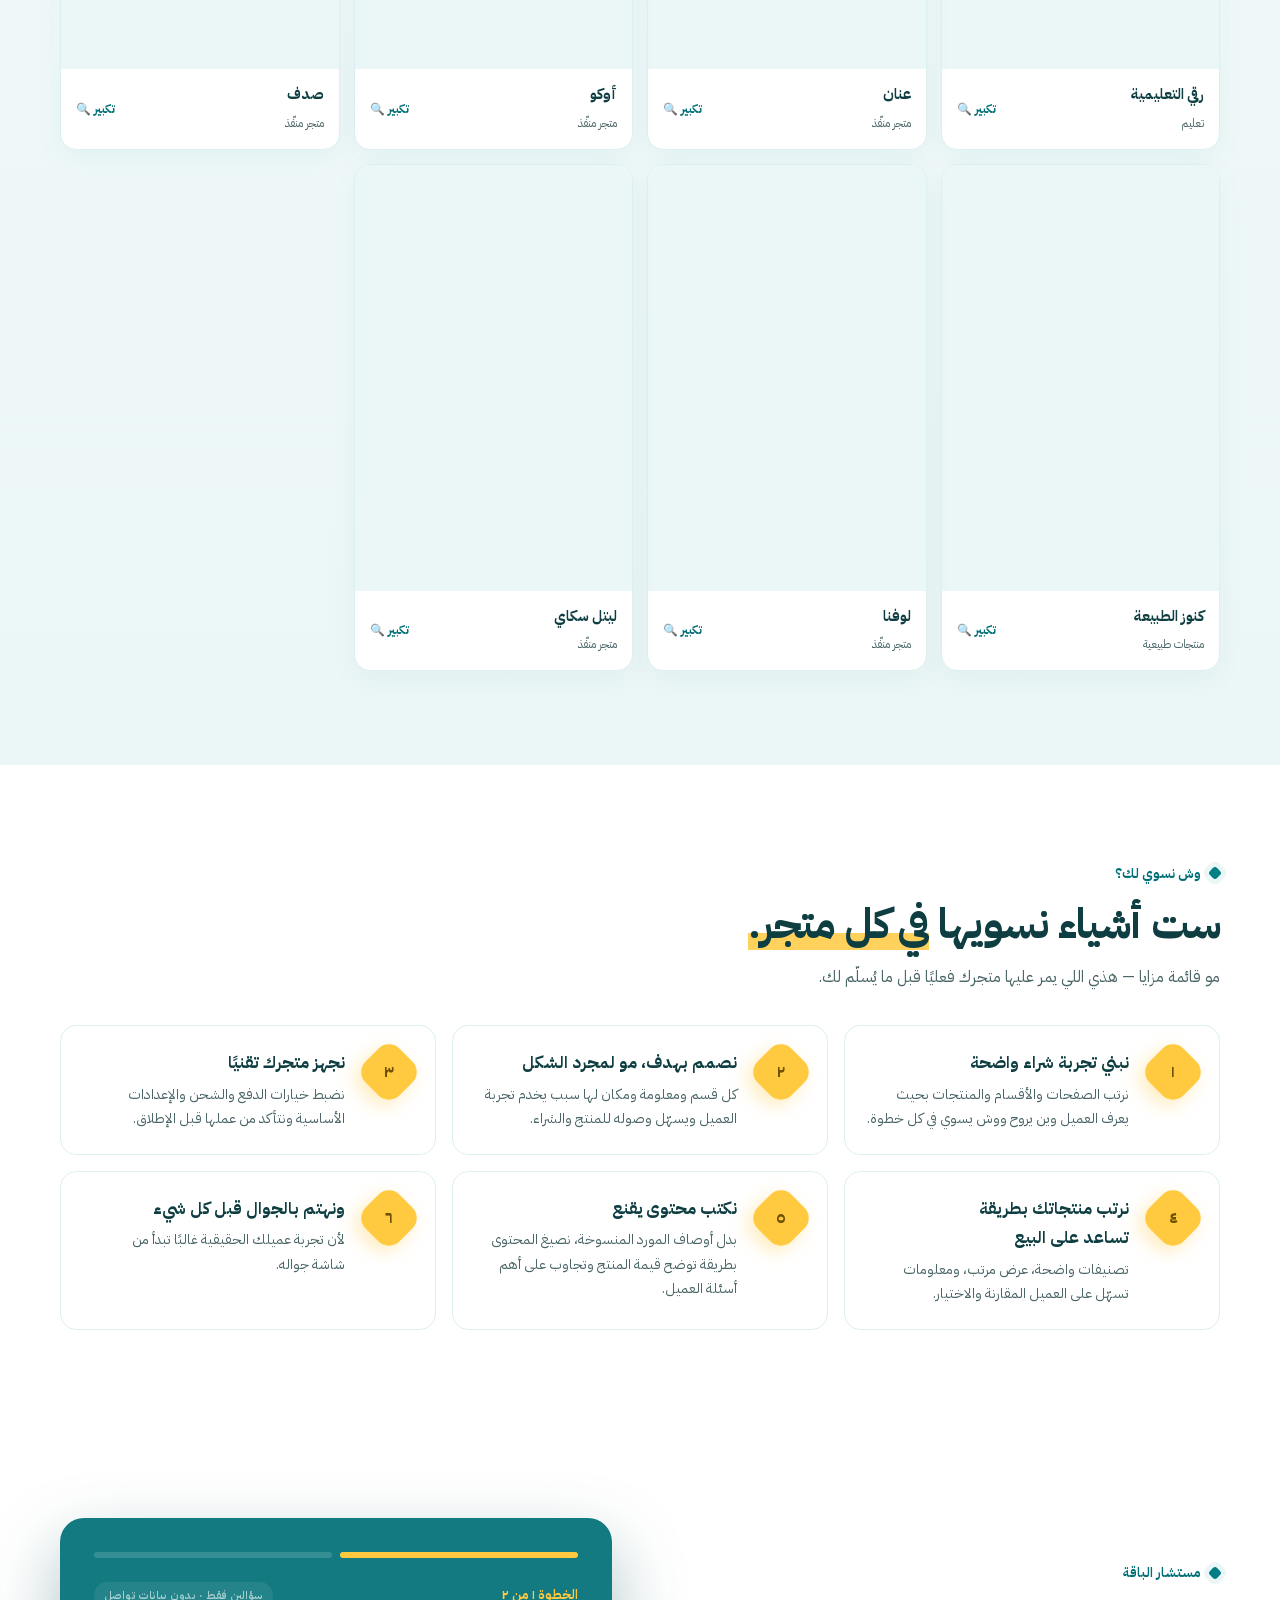
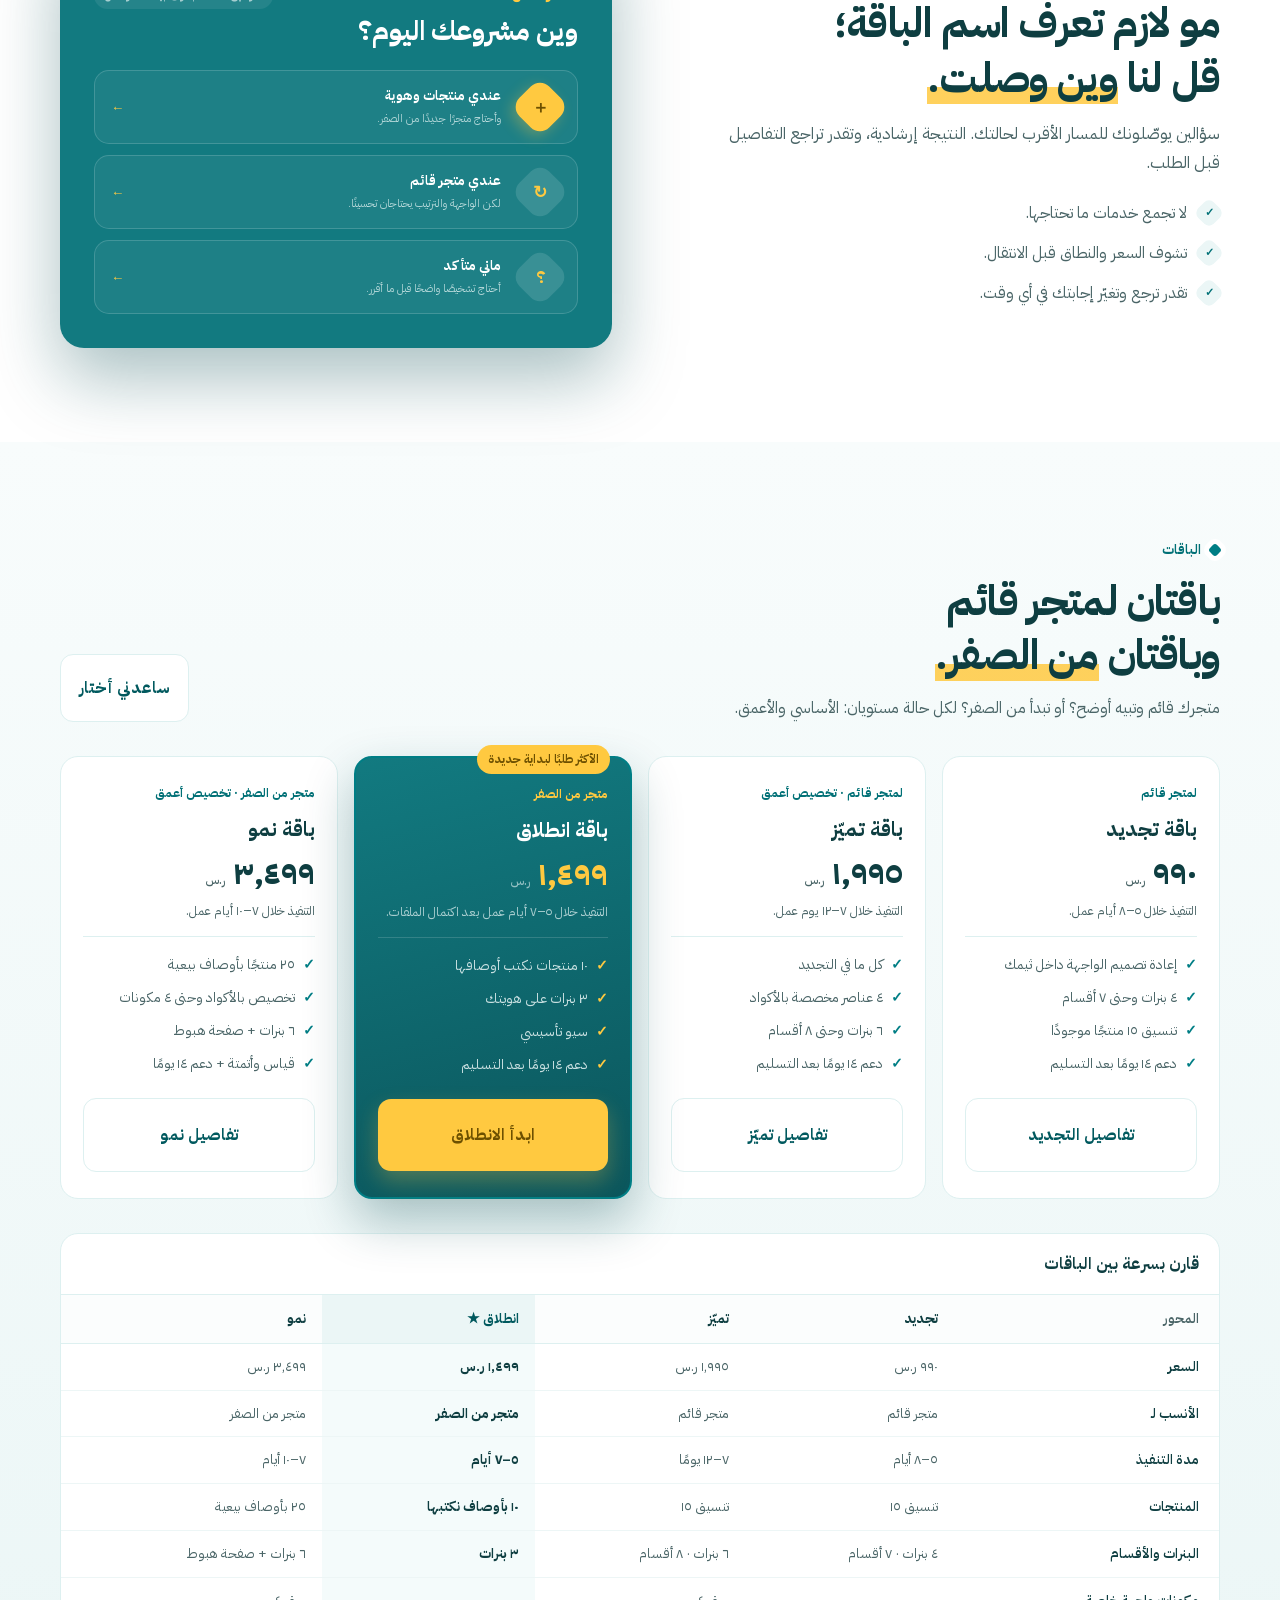
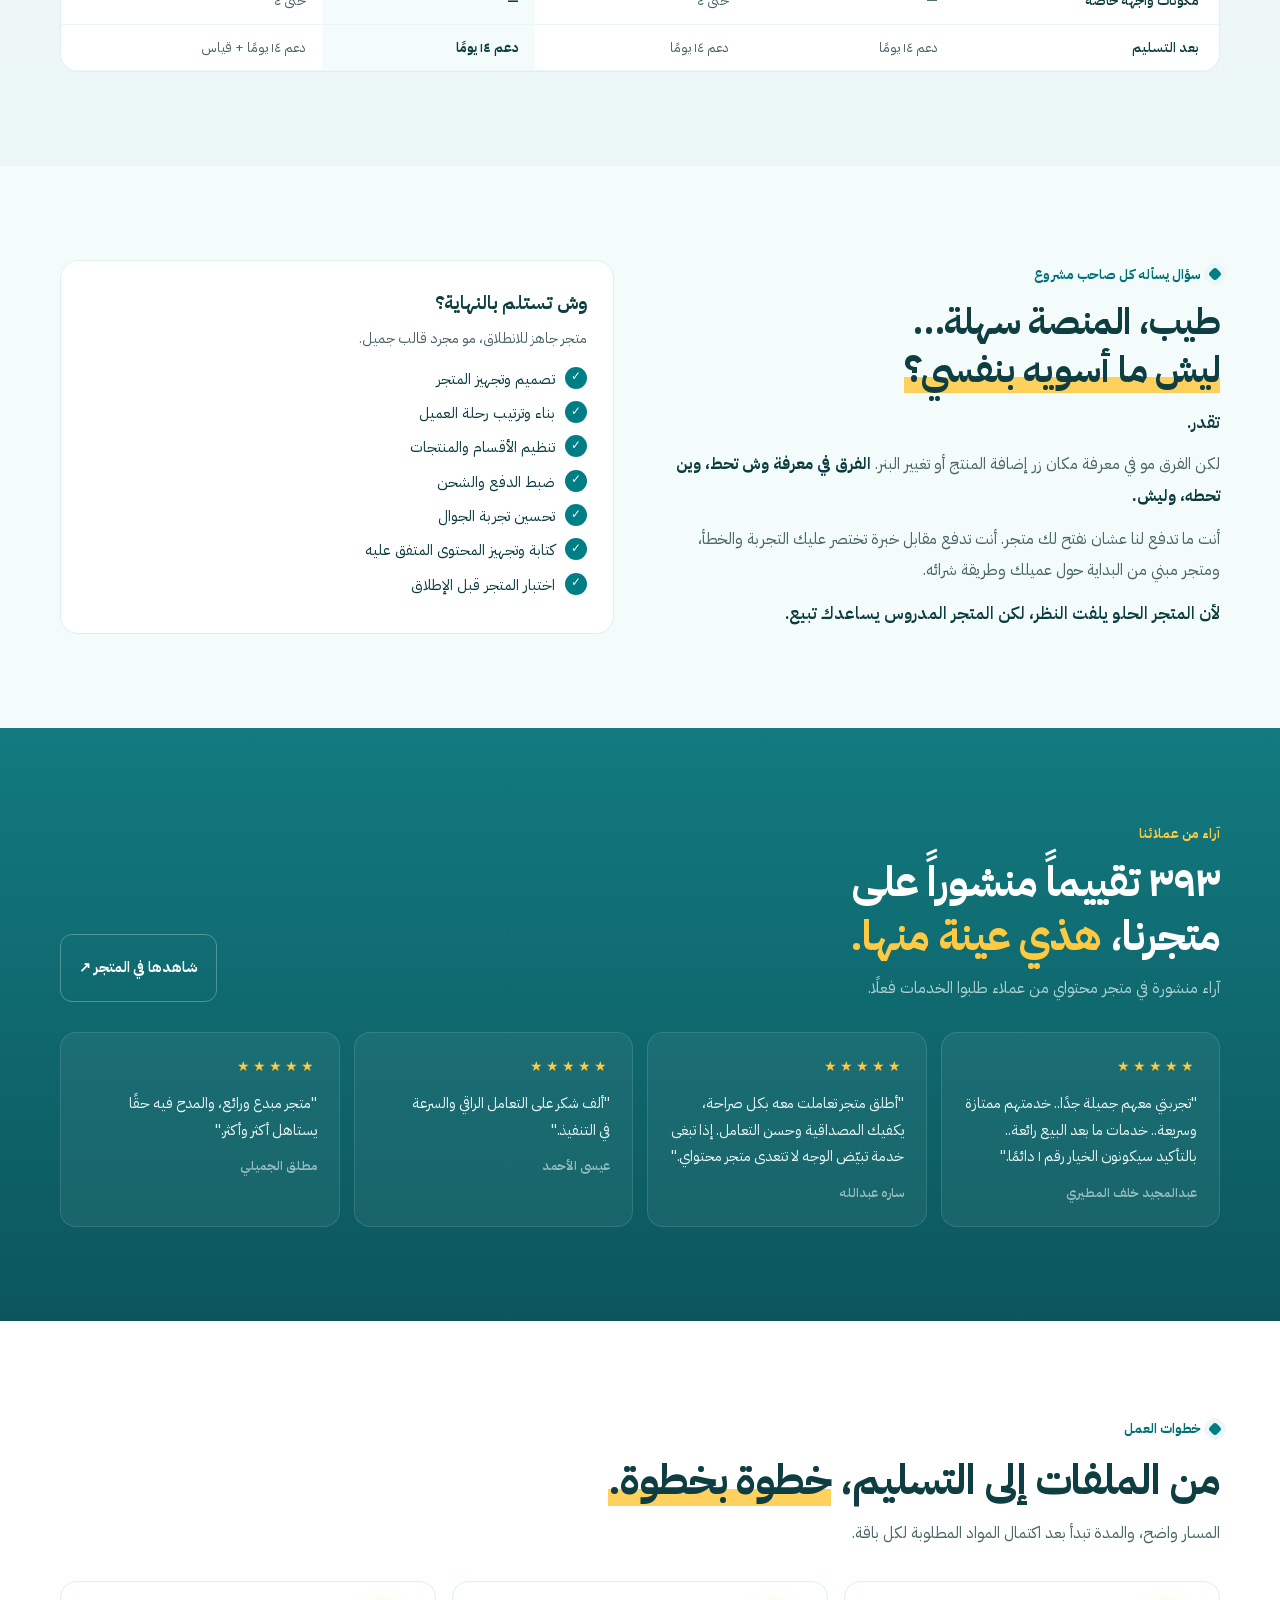
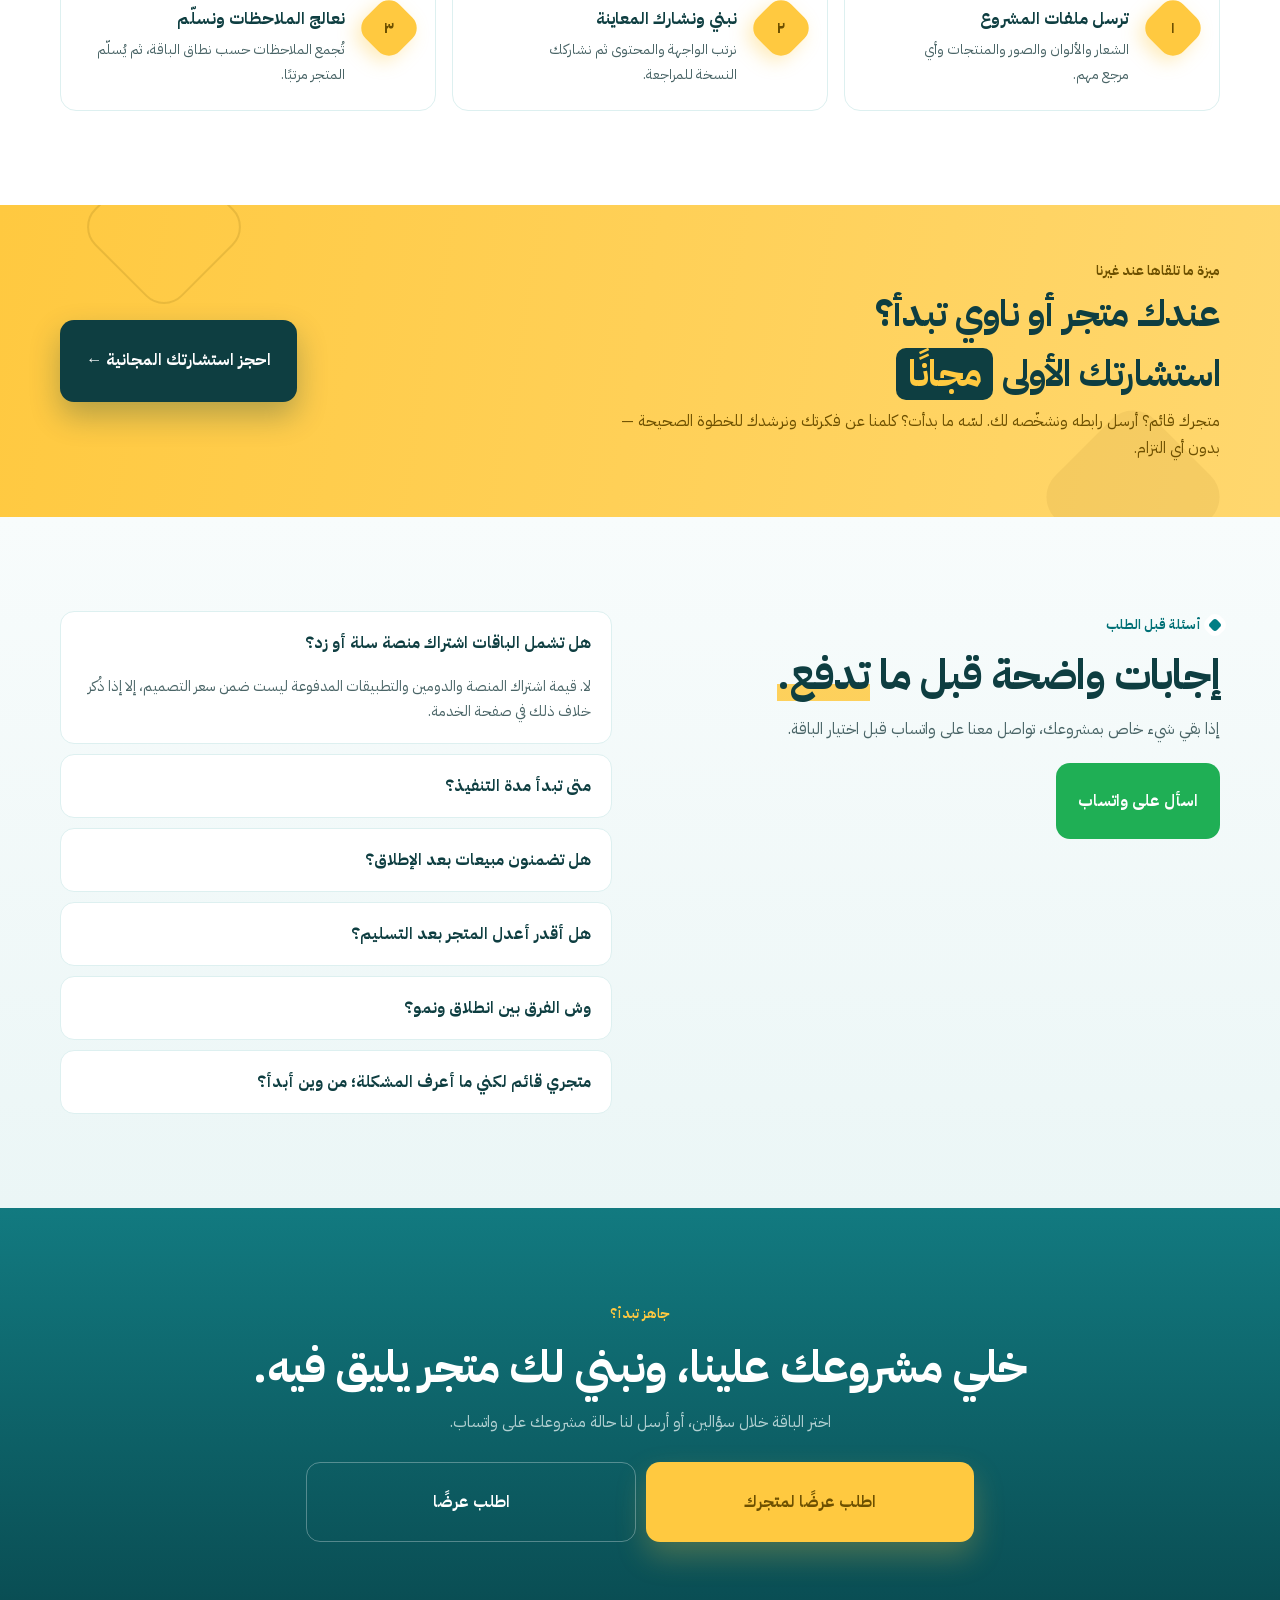
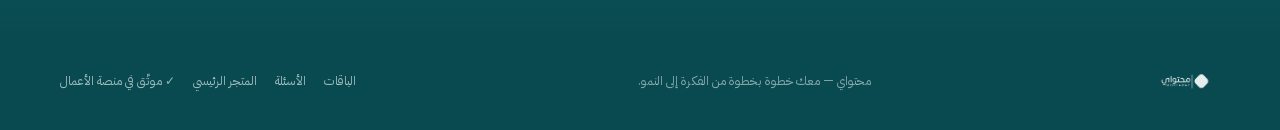
<file: w/index.html>
<!DOCTYPE html>
<html lang="ar" dir="rtl"><head>
<meta charset="utf-8">
<meta name="robots" content="noindex,nofollow">
<title>محتواي — باقات المتاجر</title>
<link rel="canonical" href="https://mohtaway.github.io/mohtaway-landing/wa.html">
<meta http-equiv="refresh" content="0; url=../wa.html">
<script>location.replace('../wa.html'+location.search);</script>
</head><body>
<p style="font-family:system-ui;text-align:center;margin-top:40px">جارٍ التحويل… <a href="../wa.html">اضغط هنا</a></p>
</body></html>
</file>
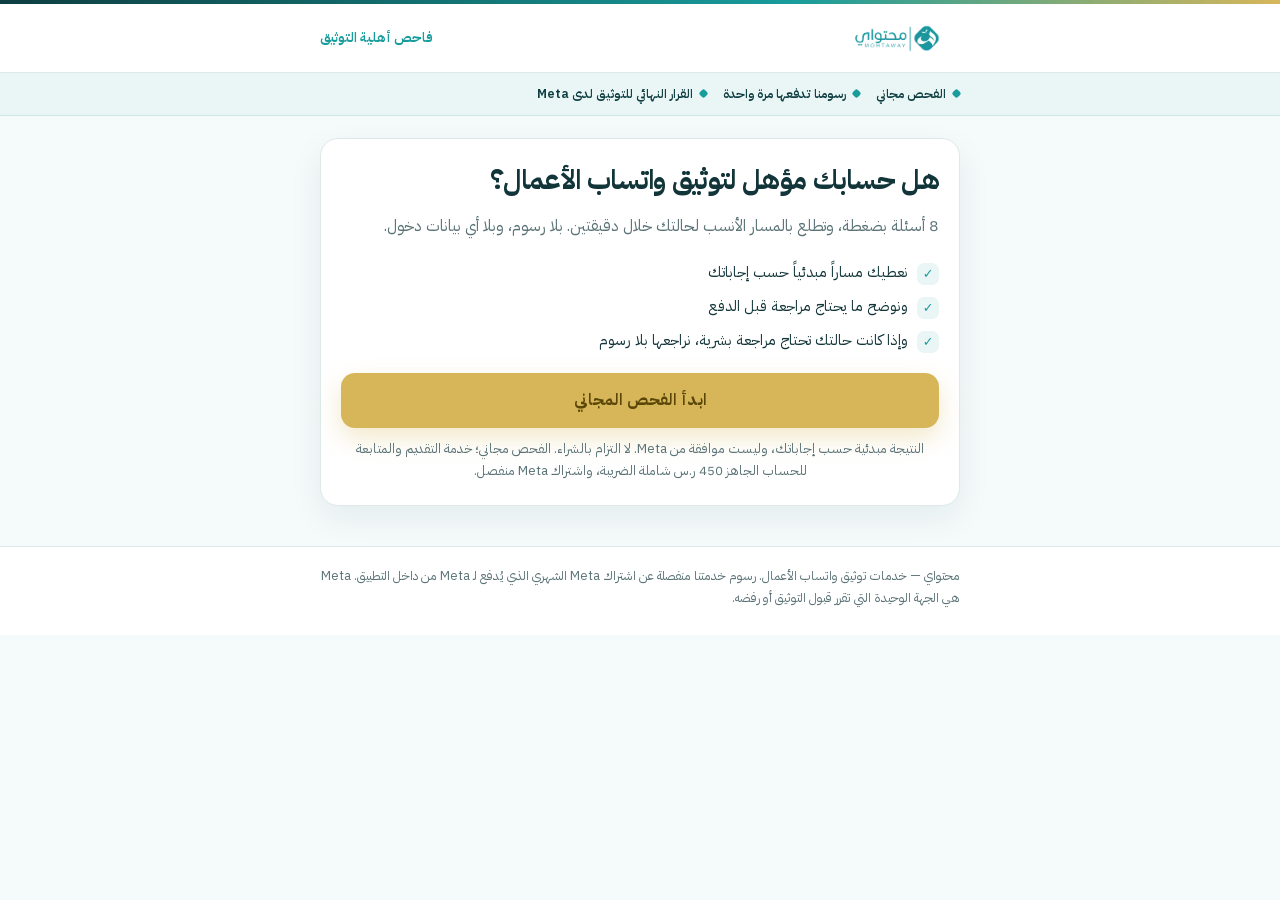
<file: whatsapp-check/index.html>
<!doctype html>
<html lang="ar" dir="rtl">
<head>
<meta charset="utf-8">
<meta name="viewport" content="width=device-width, initial-scale=1">
<title>فاحص أهلية توثيق واتساب الأعمال — محتواي</title>
<meta name="description" content="فحص مجاني خلال دقيقتين: 8 أسئلة بضغطة تحدد إذا كان حسابك مؤهلاً لتوثيق واتساب الأعمال، وأي مسار يناسبه.">
<meta name="robots" content="noindex,follow">
<link rel="canonical" href="https://mohtaway.github.io/mohtaway-landing/whatsapp-check/">
<meta property="og:type" content="website">
<meta property="og:locale" content="ar_SA">
<meta property="og:title" content="فاحص أهلية توثيق واتساب الأعمال — محتواي">
<meta property="og:description" content="8 أسئلة بضغطة، وتطلع بالمسار الأنسب لحسابك. مجاني وبلا أي بيانات دخول.">
<meta property="og:url" content="https://mohtaway.github.io/mohtaway-landing/whatsapp-check/">
<link rel="preload" as="font" type="font/woff2" href="../assets/fonts/ibm-plex-sans-arabic-400-arabic.woff2" crossorigin>
<link rel="preload" as="font" type="font/woff2" href="../assets/fonts/ibm-plex-sans-arabic-700-arabic.woff2" crossorigin>
<style>
@font-face{font-family:"IBM Plex Sans Arabic";font-style:normal;font-weight:400;font-display:swap;src:url("../assets/fonts/ibm-plex-sans-arabic-400-arabic.woff2") format("woff2");unicode-range:U+0600-06FF,U+200C-200E,U+2010-2011,U+204F,U+2E41,U+FB50-FDFF,U+FE70-FEFF}
@font-face{font-family:"IBM Plex Sans Arabic";font-style:normal;font-weight:400;font-display:swap;src:url("../assets/fonts/ibm-plex-sans-arabic-400-latin.woff2") format("woff2");unicode-range:U+0000-00FF,U+0131,U+0152-0153,U+02BB-02BC,U+2000-206F,U+2074,U+20AC,U+2122,U+2191,U+2193,U+2212,U+2215}
@font-face{font-family:"IBM Plex Sans Arabic";font-style:normal;font-weight:600;font-display:swap;src:url("../assets/fonts/ibm-plex-sans-arabic-600-arabic.woff2") format("woff2");unicode-range:U+0600-06FF,U+200C-200E,U+2010-2011,U+204F,U+2E41,U+FB50-FDFF,U+FE70-FEFF}
@font-face{font-family:"IBM Plex Sans Arabic";font-style:normal;font-weight:600;font-display:swap;src:url("../assets/fonts/ibm-plex-sans-arabic-600-latin.woff2") format("woff2");unicode-range:U+0000-00FF,U+0131,U+0152-0153,U+02BB-02BC,U+2000-206F,U+2074,U+20AC,U+2122,U+2191,U+2193,U+2212,U+2215}
@font-face{font-family:"IBM Plex Sans Arabic";font-style:normal;font-weight:700;font-display:swap;src:url("../assets/fonts/ibm-plex-sans-arabic-700-arabic.woff2") format("woff2");unicode-range:U+0600-06FF,U+200C-200E,U+2010-2011,U+204F,U+2E41,U+FB50-FDFF,U+FE70-FEFF}
@font-face{font-family:"IBM Plex Sans Arabic";font-style:normal;font-weight:700;font-display:swap;src:url("../assets/fonts/ibm-plex-sans-arabic-700-latin.woff2") format("woff2");unicode-range:U+0000-00FF,U+0131,U+0152-0153,U+02BB-02BC,U+2000-206F,U+2074,U+20AC,U+2122,U+2191,U+2193,U+2212,U+2215}

:root{
  --teal:#189C9C; --teal-dark:#0E3E41; --teal-soft:#EAF6F6; --teal-line:#CFE7E7;
  --gold:#D7B65A; --gold-ink:#5A4707; --gold-soft:#FBF4E2;
  --ink:#123539; --muted:#5B7377; --line:#DDE9E9; --white:#fff; --wash:#F5FAFA;
  --radius:18px;
}
*{box-sizing:border-box}
html{-webkit-text-size-adjust:100%}
body{margin:0;background:var(--wash);color:var(--ink);line-height:1.8;
  font-family:"IBM Plex Sans Arabic","Tahoma",system-ui,-apple-system,sans-serif;
  font-variant-numeric:tabular-nums;-webkit-font-smoothing:antialiased}
img{max-width:100%;display:block}
a{color:inherit;text-decoration:none}
button{font:inherit;color:inherit}
h1,h2,h3,p,ul{margin-top:0}
.topline{height:4px;background:linear-gradient(90deg,var(--teal-dark),var(--teal) 62%,var(--gold))}
.wrap{width:min(640px,calc(100% - 28px));margin-inline:auto}

header{background:var(--white);border-bottom:1px solid var(--line)}
.head{display:flex;align-items:center;justify-content:space-between;gap:14px;min-height:64px}
.head img{width:120px;height:auto}
.head span{font-size:.82rem;font-weight:700;color:var(--teal)}

.trust{background:var(--teal-soft);border-bottom:1px solid var(--teal-line)}
.trust ul{list-style:none;padding:10px 0;margin:0;display:flex;flex-wrap:wrap;gap:6px 16px;
  font-size:.78rem;font-weight:600;color:var(--teal-dark)}
.trust li{display:flex;align-items:center;gap:7px}
.trust li::before{content:"";width:7px;height:7px;flex:0 0 7px;background:var(--teal);
  border-radius:2px;transform:rotate(45deg)}

main{padding:22px 0 40px}
.card{background:var(--white);border:1px solid var(--line);border-radius:var(--radius);
  padding:22px 20px;box-shadow:0 12px 34px rgba(14,62,65,.07)}

.bar{height:6px;border-radius:99px;background:var(--teal-soft);overflow:hidden;margin-bottom:6px}
.bar i{display:block;height:100%;background:var(--teal);border-radius:99px;
  transform-origin:right center;transform:scaleX(0);transition:transform .25s ease}
.step-no{font-size:.76rem;color:var(--muted);font-weight:600;margin:0 0 16px}

h1{font-size:1.72rem;line-height:1.4;letter-spacing:-.025em;margin-bottom:12px}
h2.q{font-size:1.28rem;line-height:1.55;letter-spacing:-.015em;margin-bottom:16px}
.lead{color:var(--muted);font-size:1rem;margin-bottom:20px}

.opts{display:grid;gap:9px;margin-bottom:16px}
.opt{display:flex;align-items:center;gap:11px;width:100%;text-align:right;cursor:pointer;
  background:var(--white);border:1.5px solid var(--line);border-radius:13px;
  padding:13px 14px;font-size:.98rem;font-weight:600;line-height:1.6;transition:.15s}
.opt:hover{border-color:var(--teal);background:var(--teal-soft)}
.opt:focus-visible{outline:3px solid var(--gold);outline-offset:2px}
.opt::before{content:"";width:16px;height:16px;flex:0 0 16px;border-radius:50%;
  border:2px solid var(--teal-line);transition:.15s}
.opt:hover::before{border-color:var(--teal);box-shadow:inset 0 0 0 3px var(--teal)}
.opt.dim{color:var(--muted);font-weight:500}

.back{background:none;border:0;padding:6px 0;cursor:pointer;color:var(--muted);
  font-size:.86rem;font-weight:600}
.back:hover{color:var(--teal)}
.back::before{content:"→ ";}

.btn{display:flex;align-items:center;justify-content:center;text-align:center;min-height:54px;
  padding:12px 20px;border-radius:14px;font-weight:700;font-size:1rem;border:1.5px solid transparent;
  cursor:pointer;transition:.18s;width:100%}
.btn-gold{background:var(--gold);color:var(--gold-ink);box-shadow:0 10px 24px rgba(215,182,90,.32)}
.btn-gold:hover{filter:brightness(1.05);transform:translateY(-1px)}
.btn-line{background:var(--white);color:var(--teal-dark);border-color:var(--teal-line)}
.btn-line:hover{border-color:var(--teal);background:var(--teal-soft)}
.btn-note{font-size:.84rem;color:var(--muted);margin:10px 0 0;text-align:center;line-height:1.65}

/* شاشة اللقطة */
.shot{display:grid;grid-template-columns:auto 1fr;gap:16px;align-items:start;margin-bottom:18px}
.phone{position:relative;width:210px;border:1px solid var(--line);border-radius:16px;
  overflow:hidden;background:#000;aspect-ratio:1206/1450}
.phone img{width:100%;height:auto}
.mark{position:absolute;right:4.4%;top:73.9%;width:90.6%;height:8.3%;
  border:2.5px solid var(--gold);border-radius:9px;
  box-shadow:0 0 0 3px rgba(215,182,90,.28);pointer-events:none}
.mark::after{content:"";position:absolute;left:-13px;top:50%;width:0;height:0;
  transform:translateY(-50%);border-block:7px solid transparent;
  border-inline-start:0;border-inline-end:11px solid var(--gold)}
.shot-cap{font-size:.78rem;color:var(--muted);margin:8px 0 0;line-height:1.6;max-width:210px}
.steps{list-style:none;padding:0;margin:0;display:grid;gap:11px;counter-reset:s}
.steps li{counter-increment:s;display:flex;gap:10px;font-size:.94rem;line-height:1.65}
.steps li::before{content:counter(s);flex:0 0 25px;width:25px;height:25px;border-radius:8px;
  background:var(--teal-soft);color:var(--teal-dark);display:grid;place-items:center;
  font-weight:700;font-size:.82rem;margin-top:3px}
.note{background:var(--wash);border:1px solid var(--line);border-radius:12px;
  padding:11px 13px;font-size:.86rem;color:var(--muted);margin:0 0 16px;line-height:1.7}

/* الحكم */
.badge{display:inline-flex;align-items:center;gap:9px;border-radius:99px;padding:6px 15px;
  font-size:.84rem;font-weight:700;margin-bottom:14px}
.badge::before{content:"";width:9px;height:9px;flex:0 0 9px;border-radius:2px;
  transform:rotate(45deg);background:currentColor}
.b-ready{background:var(--teal-soft);color:var(--teal-dark)}
.b-prep{background:var(--gold-soft);color:var(--gold-ink)}
.b-api{background:#EEF3F8;color:#2A4B66}
.b-no{background:#FBEEE8;color:#8C4B1F}
.b-review{background:#F1F0F6;color:#4A4560}
.verdict-body{font-size:1rem;margin-bottom:16px;line-height:1.85}
.reason{background:var(--gold-soft);border:1px solid #EFE3C2;
  border-radius:12px;padding:13px 15px;margin:0 0 16px;font-size:.95rem;line-height:1.75}
.reason b{display:block;font-size:.78rem;color:var(--gold-ink);margin-bottom:3px;font-weight:700;
  letter-spacing:.04em}
.checklist{list-style:none;padding:0;margin:0 0 20px;display:grid;gap:9px}
.checklist li{display:flex;gap:9px;font-size:.94rem;color:var(--ink);line-height:1.6}
.checklist li::before{content:"✓";flex:0 0 22px;width:22px;height:22px;border-radius:7px;
  background:var(--teal-soft);color:var(--teal);display:grid;place-items:center;
  font-weight:700;font-size:.8rem;margin-top:3px}
.cost{border:1px solid var(--teal-line);background:var(--teal-soft);border-radius:14px;
  padding:14px 16px;margin:0 0 18px}
.cost h3{font-size:.95rem;margin:0 0 10px;color:var(--teal-dark)}
.cost dl{margin:0;display:grid;gap:11px}
.cost dl>div{display:grid;gap:2px}
.cost dt{font-size:.8rem;color:var(--muted);font-weight:600}
.cost dd{margin:0;font-size:.98rem;font-weight:700;line-height:1.55}
.cost dd span{display:block;font-size:.82rem;font-weight:400;color:var(--muted);
  line-height:1.65;margin-top:3px}
.actions{display:grid;gap:10px}
.restart{background:none;border:0;cursor:pointer;color:var(--muted);font-size:.85rem;
  font-weight:600;padding:8px;width:100%;margin-top:4px}
.restart:hover{color:var(--teal)}

footer{border-top:1px solid var(--line);background:var(--white);padding:18px 0 26px}
footer p{font-size:.8rem;color:var(--muted);margin:0;line-height:1.75}
.hide{display:none!important}

@media(max-width:430px){
  .shot{grid-template-columns:1fr}
  .phone{width:100%;max-width:230px;margin-inline:auto}
  .shot-cap{max-width:none;text-align:center}
  h1{font-size:1.32rem}
  h2.q{font-size:1.12rem}
  .card{padding:18px 15px}
}
</style>
<script>
/* QA and privacy refusal never send diagnostics. Do not expose click references in analytics URLs. */
window.dataLayer=window.dataLayer||[];function gtag(){dataLayer.push(arguments)}
window.mwWaDiagnosticsAllowed=function(){
  return new URLSearchParams(location.search).get('mw_qa')!=='1' && navigator.globalPrivacyControl!==true && navigator.doNotTrack!=='1';
};
if(window.mwWaDiagnosticsAllowed()){
  gtag('js',new Date());
  gtag('config','G-CHVCDKS3NR',{page_location:location.origin+location.pathname,page_referrer:''});
  gtag('config','AW-10937612701');
  var gaScript=document.createElement('script');gaScript.async=true;
  gaScript.src='https://www.googletagmanager.com/gtag/js?id=G-CHVCDKS3NR';document.head.appendChild(gaScript);
}
</script>
</head>
<body>
<div class="topline"></div>

<header><div class="wrap head">
  <img src="../assets/img/logo.webp" width="300" height="169" alt="محتواي">
  <span>فاحص أهلية التوثيق</span>
</div></header>

<div class="trust"><div class="wrap"><ul>
  <li>الفحص مجاني</li>
  <li>رسومنا تدفعها مرة واحدة</li>
  <li>القرار النهائي للتوثيق لدى Meta</li>
</ul></div></div>

<main><div class="wrap">

  <!-- البداية -->
  <section id="s-intro" class="card">
    <h1>هل حسابك مؤهل لتوثيق واتساب الأعمال؟</h1>
    <p class="lead">8 أسئلة بضغطة، وتطلع بالمسار الأنسب لحالتك خلال دقيقتين. بلا رسوم، وبلا أي بيانات دخول.</p>
    <ul class="checklist">
      <li>نعطيك مساراً مبدئياً حسب إجاباتك</li>
      <li>ونوضح ما يحتاج مراجعة قبل الدفع</li>
      <li>وإذا كانت حالتك تحتاج مراجعة بشرية، نراجعها بلا رسوم</li>
    </ul>
    <button class="btn btn-gold" id="btn-start">ابدأ الفحص المجاني</button>
    <p class="btn-note">النتيجة مبدئية حسب إجاباتك، وليست موافقة من Meta. لا التزام بالشراء. الفحص مجاني؛ خدمة التقديم والمتابعة للحساب الجاهز 450 ر.س شاملة الضريبة، واشتراك Meta منفصل.</p>
  </section>

  <!-- الأسئلة -->
  <section id="s-q" class="card hide">
    <div class="bar"><i id="bar" style="transform:scaleX(0)"></i></div>
    <p class="step-no" id="stepno"></p>
    <h2 class="q" id="qtext"></h2>
    <div class="opts" id="opts"></div>
    <p class="note hide" id="q-hint"></p>
    <button class="back hide" id="btn-back">رجوع</button>
  </section>

  <!-- اللقطة -->
  <section id="s-shot" class="card hide">
    <div class="bar"><i style="transform:scaleX(1)"></i></div>
    <p class="step-no">الخطوة الأخيرة</p>
    <h2 class="q">افتح إعدادات تطبيق واتساب الأعمال وشوف السطر المحدد بالصورة</h2>
    <div class="shot">
      <div>
        <div class="phone">
          <img src="../assets/img/wa-check/settings-ref.webp" width="600" height="1093"
               alt="شاشة الإعدادات في تطبيق واتساب الأعمال ويظهر فيها خيار Meta Verified" decoding="async">
          <span class="mark" aria-hidden="true"></span>
        </div>
        <p class="shot-cap">هذا السطر هو المطلوب: <strong>Meta&nbsp;Verified</strong></p>
      </div>
      <ol class="steps">
        <li><span>افتح تطبيق واتساب الأعمال على جوالك.</span></li>
        <li><span>اضغط النقاط الثلاث فوق يمين الشاشة (أندرويد) أو «الإعدادات» تحت (آيفون).</span></li>
        <li><span>دوّر بقائمة الإعدادات على سطر <bdi><strong>Meta&nbsp;Verified</strong></bdi></span></li>
      </ol>
    </div>
    <p class="note">إذا ما ظهر هذا السطر، نحتاج نراجع توفر الخدمة وإعدادات حسابك. أرسل لقطة الإعدادات على واتساب بعد الفحص لمراجعة مجانية قبل الدفع؛ ما نضمن ظهور الخيار.</p>
    <h2 class="q">تشوف كلمة Meta Verified بالشاشة؟</h2>
    <div class="opts" id="shot-opts"></div>
    <button class="back" id="btn-back-shot">رجوع</button>
  </section>

  <!-- الحكم -->
  <section id="s-verdict" class="card hide">
    <span class="badge" id="v-badge"></span>
    <h1 id="v-title"></h1>
    <p class="verdict-body" id="v-body"></p>
    <p class="reason hide" id="v-reason"><b>السبب</b><span id="v-reason-t"></span></p>
    <ul class="checklist hide" id="v-list"></ul>
    <div class="cost hide" id="v-cost">
      <h3>وش تدفع بالضبط؟</h3>
      <dl>
        <div><dt>رسوم محتواي</dt><dd id="v-cost-us"></dd></div>
        <div><dt>اشتراك Meta للشارة</dt><dd>شهري حسب الباقة المتاحة بحسابك<span>يُدفع لـ Meta من داخل تطبيقك، لا لنا. راجع السعر وشروط الاشتراك الظاهرة لك داخل التطبيق قبل التأكيد.</span></dd></div>
      </dl>
    </div>
    <div class="actions" id="v-actions"></div>
    <p class="btn-note hide" id="v-note"></p>
    <button class="restart" id="btn-restart">ابدأ الفحص من جديد</button>
  </section>

</div></main>

<footer><div class="wrap"><p>
  محتواي — خدمات توثيق واتساب الأعمال. رسوم خدمتنا منفصلة عن اشتراك Meta الشهري الذي يُدفع لـ Meta من داخل التطبيق.
  Meta هي الجهة الوحيدة التي تقرر قبول التوثيق أو رفضه.
</p></div></footer>

<script>
(function(){
"use strict";
var WA='https://wa.me/966533672708?text=';
var PRODUCT='https://mohtaway.com/whatsapp-blue-badge-verification/p458938284';
/* Preserve incoming campaign context on the same-business return link; UTM is not proof of attribution. */
var QP=new URLSearchParams(location.search),OUT=new URLSearchParams();
var permitted=window.mwWaDiagnosticsAllowed();
['utm_source','utm_medium','utm_campaign','utm_content','utm_term','utm_id','ad_group_id','ad_id','campaign_id'].forEach(function(k){
  var values=QP.getAll(k),v=values[0];
  if(values.length===1&&v&&v.length<=256&&!/[\x00-\x1f\x7f]/.test(v))OUT.set(k,v);
});
// The store already retains the original OpenAI click reference. Never expose it in a cross-domain link.
if(permitted)['gclid','gbraid','wbraid','ScCid','ttclid','fbclid'].forEach(function(k){
  var values=QP.getAll(k),v=values[0];
  if(values.length===1&&v&&v.length<=1024&&!/[\x00-\x20\x7f]/.test(v))OUT.set(k,v);
});
if(OUT.toString())PRODUCT+='?'+OUT.toString();
var source=QP.get('utm_source')||'',campaign=QP.get('utm_campaign')||'wa-check';
var REF=/^[a-zA-Z0-9_-]{1,40}$/.test(source)&&/^[a-zA-Z0-9_-]{1,120}$/.test(campaign)?'\n[ref:'+source+':'+campaign+']':'';
function adsConv(){
  try{
    if(!window.mwWaDiagnosticsAllowed()||typeof gtag!=='function')return;
    gtag('event','conversion',{send_to:'AW-10937612701/X4aJCJ714pIdEJ3zut8o',value:1,currency:'SAR',transport_type:'beacon'});
  }catch(_){ /* Measurement must never interrupt navigation. */ }
}
function track(name,data){
  try{
    if(!window.mwWaDiagnosticsAllowed()||typeof gtag!=='function')return;
    data=data||{};data.send_to='G-CHVCDKS3NR';
    data.page_location=location.origin+location.pathname;data.page_referrer='';
    // Only progress/outcome labels; never answers, contact data, or click references.
    gtag('event',name,data);
  }catch(_){ /* Measurement must never interrupt questions, results, or navigation. */ }
}

var QS=[
 {id:'q1',t:'وش نوع الواتساب اللي على رقم نشاطك؟',o:[
   {k:'normal',t:'واتساب العادي (الأخضر الفاتح)'},
   {k:'business',t:'واتساب الأعمال (الأخضر الغامق وفيه حرف B)'},
   {k:'api',t:'رقمي مربوط بمنصة رسائل خارجية (API)'},
   {k:'unknown',t:'ما أدري',dim:1}]},
 {id:'q2',t:'من متى تستخدم هذا الرقم على واتساب الأعمال؟',o:[
   {k:'lt1m',t:'أقل من شهر'},
   {k:'1to3',t:'من شهر إلى ثلاثة'},
   {k:'gt3',t:'أكثر من ثلاثة أشهر'},
   {k:'unknown',t:'ما أدري',dim:1}]},
 {id:'q3',t:'أرسلت رسائل من هذا الرقم خلال آخر أسبوع؟',o:[
   {k:'yes',t:'نعم'},{k:'no',t:'لا'}]},
 {id:'q4',t:'ملف النشاط بالتطبيق فيه اسم النشاط وصورة (شعار)؟',o:[
   {k:'both',t:'نعم الاثنين'},{k:'one',t:'واحد منهم بس'},{k:'no',t:'لا'},
   {k:'unknown',t:'ما أدري',dim:1}]},
 {id:'q5',t:'عندك سجل تجاري أو وثيقة عمل حر باسم النشاط؟',o:[
   {k:'cr',t:'سجل تجاري'},{k:'fl',t:'وثيقة عمل حر'},{k:'none',t:'لا شي'},
   {k:'unknown',t:'ما أدري',dim:1}]},
 {id:'q6',t:'مشترك حالياً بأي من هذي؟',o:[
   {k:'premium',t:'WhatsApp Business Premium'},
   {k:'mv',t:'Meta Verified على فيسبوك/انستقرام'},
   {k:'none',t:'ولا واحد'},
   {k:'unknown',t:'ما أدري',dim:1}]},
 {id:'q7',t:'صاحب الرقم عمره 18 أو أكثر؟',o:[
   {k:'yes',t:'نعم'},{k:'no',t:'لا'}]},
 {id:'q8',t:'وش تبي بالضبط؟',o:[
   {k:'badge',t:'الشارة الزرقاء على واتساب الأعمال'},
   {k:'api',t:'ربط API لإرسال حملات وبوت'},
   {k:'both',t:'الاثنين'},
   {k:'unknown',t:'ما أعرف الفرق',dim:1}]}
];
var HINTS={q8:'الشارة الزرقاء تجي باشتراك شهري على تطبيق واتساب الأعمال العادي. أما API فمنصة للشركات ترسل حملات وردود آلية، وطلب الحساب التجاري الرسمي له شروط ومسار منفصل عن الاشتراك في التطبيق. ما تعرف؟ اختر «ما أعرف الفرق» ونوضحها لك بلا رسوم.'};
var SHOT_Q='تشوف كلمة Meta Verified بالشاشة؟';
var SHOT_O=[{k:'yes',t:'نعم، أشوف Meta Verified'},{k:'no',t:'لا، ما فيه هذا السطر'},
            {k:'unsure',t:'مو متأكد',dim:1}];

var PREP={
 normal_app:{r:'رقمك على واتساب العادي، وتوثيق Meta يحتاج تطبيق واتساب الأعمال.',
   l:['تحويل الرقم إلى تطبيق واتساب الأعمال','تجهيز ملف النشاط: الاسم والصورة والبيانات',
      'تجهيز حافظة الأعمال Meta Business Manager','متابعة ظهور خيار Meta Verified ثم تقديم الطلب']},
 no_option:{r:'خيار Meta Verified ما يظهر حسب إجابتك. عدم ظهوره وحده ما يحدد السبب؛ نراجع حالتك وتوفر الخدمة قبل اقتراح أي تجهيز مدفوع.',
   l:['مراجعة إعدادات الحساب وملف النشاط','تجهيز حافظة الأعمال Meta Business Manager',
      'ربط النطاق وصفحة فيسبوك بالنشاط','متابعة ظهور الخيار ثم تقديم الطلب']},
 profile:{r:'ملف نشاطك ناقص الاسم أو الصورة، و Meta تشترط الاثنين.',
   l:['ضبط اسم النشاط بما يطابق مستنداتك','رفع صورة أو شعار لملف النشاط',
      'استكمال بيانات النشاط داخل التطبيق','متابعة ظهور الخيار ثم تقديم الطلب']},
 new_number:{r:'الرقم جديد على واتساب الأعمال، و Meta تشترط مدة نشاط قبل التوثيق.',
   l:['تجهيز ملف النشاط وبياناته أثناء فترة النشاط','تجهيز حافظة الأعمال Meta Business Manager',
      'متابعة ظهور خيار Meta Verified ثم تقديم الطلب']}
};
var REVIEW={
 q6_sub:'عندك اشتراك قائم مع Meta؛ نراجع نوع الاشتراك والحساب المرتبط به قبل تحديد المسار المناسب.',
 q1_unknown:'ما تحدد نوع الواتساب على رقمك، وهذي أول نقطة يعتمد عليها المسار.',
 q6_unknown:'ما تحدد إذا عندك اشتراك قائم مع Meta.',
 q8_unknown:'ما تحدد الخدمة المطلوبة، ونوضح لك الفرق بضغطة.',
 q4_unknown:'ما تحدد إذا ملف نشاطك مكتمل بالاسم والصورة.',
 shot_unsure:'ما تأكدت من ظهور خيار Meta Verified بإعدادات تطبيقك.'
};

var A={},order=[],idx=0,verdict=null;
var $=function(id){return document.getElementById(id)};

function label(qid,key){
  if(qid==='shot'){for(var j=0;j<SHOT_O.length;j++){if(SHOT_O[j].k===key)return SHOT_O[j].t}return key}
  for(var i=0;i<QS.length;i++){if(QS[i].id===qid){
    for(var j2=0;j2<QS[i].o.length;j2++){if(QS[i].o[j2].k===key)return QS[i].o[j2].t}}}
  return key;
}
function qtitle(qid){
  if(qid==='shot')return SHOT_Q;
  for(var i=0;i<QS.length;i++){if(QS[i].id===qid)return QS[i].t}
  return qid;
}

/* ترتيب الحكم بالأولوية — يُقيَّم بعد الأسئلة الثمانية */
function decide(){
  if(A.q7==='no')return {v:'ineligible'};
  if(A.q6==='premium'||A.q6==='mv')return {v:'review',r:REVIEW.q6_sub};
  if(A.q1==='unknown')return {v:'review',r:REVIEW.q1_unknown};
  if(A.q6==='unknown')return {v:'review',r:REVIEW.q6_unknown};
  if(A.q8==='unknown')return {v:'review',r:REVIEW.q8_unknown};
  if(A.q1==='api'||A.q8==='api'||A.q8==='both')return {v:'api'};
  if(A.q1==='normal')return {v:'prep',p:'normal_app'};
  if(A.q1==='business'){
    if(!A.shot)return {v:'shot'};
    if(A.shot==='unsure')return {v:'review',r:REVIEW.shot_unsure};
    if(A.shot==='no')return {v:'prep',p:'no_option'};
    if(A.q4==='unknown')return {v:'review',r:REVIEW.q4_unknown};
    if(A.q4==='no'||A.q4==='one')return {v:'prep',p:'profile'};
    if(A.q2==='lt1m')return {v:'prep',p:'new_number'};
    return {v:'ready'};
  }
  return {v:'review',r:REVIEW.q1_unknown};
}

function waLink(vname){
  var t='فحص أهلية توثيق واتساب من موقع محتواي\n';
  t+='النتيجة: '+vname+'\n\nالإجابات:\n';
  for(var i=0;i<QS.length;i++){
    var q=QS[i];
    if(A[q.id])t+='• '+q.t+' '+label(q.id,A[q.id])+'\n';
  }
  if(A.shot)t+='• '+SHOT_Q+' '+label('shot',A.shot)+'\n';
  t+='\nوأرفق هنا لقطة شاشة الإعدادات 📎';
  return WA+encodeURIComponent(t+REF);
}

function show(id){
  ['s-intro','s-q','s-shot','s-verdict'].forEach(function(s){
    $(s).classList[s===id?'remove':'add']('hide')});
  window.scrollTo({top:0,behavior:'smooth'});
}

function renderQ(){
  var q=QS[idx];
  $('bar').style.transform='scaleX('+((idx+1)/(QS.length+1)).toFixed(3)+')';
  $('stepno').textContent='سؤال '+(idx+1)+' من '+QS.length;
  $('qtext').textContent=q.t;
  var box=$('opts');box.textContent='';
  q.o.forEach(function(o){
    var b=document.createElement('button');
    b.type='button';b.className='opt'+(o.dim?' dim':'');b.textContent=o.t;
    b.onclick=function(){answer(q.id,o.k)};
    box.appendChild(b);
  });
  if(HINTS[q.id]){$('q-hint').textContent=HINTS[q.id];$('q-hint').classList.remove('hide')}
  else $('q-hint').classList.add('hide');
  $('btn-back').classList[idx===0?'add':'remove']('hide');
  show('s-q');
}

function renderShot(){
  var box=$('shot-opts');box.textContent='';
  SHOT_O.forEach(function(o){
    var b=document.createElement('button');
    b.type='button';b.className='opt'+(o.dim?' dim':'');b.textContent=o.t;
    b.onclick=function(){answer('shot',o.k)};
    box.appendChild(b);
  });
  show('s-shot');
}

function answer(qid,key){
  A[qid]=key;
  if(order.indexOf(qid)<0)order.push(qid);
  track('wa_check_answer',{question:qid});
  if(qid==='shot'){finish();return}
  idx++;
  if(idx<QS.length){renderQ();return}
  var d=decide();
  if(d.v==='shot'){renderShot();return}
  finish();
}

function back(){
  if($('s-shot').classList.contains('hide')===false){
    delete A.shot;idx=QS.length-1;renderQ();return;
  }
  if(idx>0){idx--;renderQ()}
}

var V={
 ready:{cls:'b-ready',badge:'مسار التقديم مبدئياً',title:'إجاباتك تشير إلى مسار التقديم',
   body:'حسب إجاباتك يظهر خيار Meta Verified في حسابك. نراجع المعلومات قبل بدء الخدمة، ثم نساعدك في التقديم والمتابعة. ظهور الخيار ونتيجة الفحص لا يضمنان القبول؛ القرار النهائي لـ Meta.',
   cost:'450 ر.س شامل الضريبة، مرة واحدة — للتقديم والمتابعة',
   btn:'ابدأ التوثيق — 450 ر.س',
   note:'بصفحة الطلب اختر: «جاهز للتوثيق — يظهر عندي خيار Meta Verified». وبعد الطلب أرسل لنا اللقطة على واتساب، ونؤكد المسار قبل البدء.'},
 prep:{cls:'b-prep',badge:'مراجعة قبل التجهيز',title:'نراجع حسابك قبل أي دفع',
   cost:'نوضح نطاق التجهيز ورسومه بعد المراجعة المجانية، وقبل أي دفع',
   btn:'أرسل صورة الإعدادات — مراجعة مجانية',
   note:'أرسل لنا صورة من إعدادات واتساب الأعمال على الواتساب، ونراجع حالتك مجاناً ونقولك المسار والتكلفة قبل أي دفع.'},
 api:{cls:'b-api',badge:'مسار API',title:'مسارك عبر منصة واتساب للأعمال',
   body:'اللي تبيه يمر عبر منصة واتساب للأعمال (API)، ومسارها مختلف: حافظة أعمال موثقة + إعداد الرقم على المنصة. رسوم الإعداد 899 ر.س شاملة ضريبة القيمة المضافة 15%، وتكاليف الرسائل لدى Meta منفصلة. وبهذا المسار توجد شارة ثانية اسمها «الحساب التجاري الرسمي» بلا اشتراك شهري، لكن Meta تشترط لها حضورًا إعلاميًا للعلامة والقبول تقديري منها وحدها — نوضح لك إن كانت في متناولك قبل البدء.',
   btn:'ابدأ مسار API — 899 ر.س',
   note:'بصفحة الطلب اختر: «مسار API — رقمي مربوط بمنصة أو أبي أربطه».'},
 ineligible:{cls:'b-no',badge:'غير مؤهل الآن',title:'الحساب غير مؤهل حالياً',
   body:'توثيق Meta يشترط أن يكون صاحب الرقم 18 سنة أو أكثر. إذا كانت بيانات المسؤول عن النشاط مختلفة، تواصل معنا لمراجعة الحالة قبل أي دفع.',
   btn:'كلّمنا واتساب'},
 review:{cls:'b-review',badge:'نراجعه لك',title:'حالتك تحتاج مراجعة سريعة منا',
   body:'إجاباتك جاهزة. أرسلها لنا بضغطة، ونراجع حسابك ونرد عليك خلال ساعات العمل بالمسار الصحيح، بلا رسوم.',
   btn:'أرسل لنا واتساب'}
};
var VNAME={ready:'مسار التقديم مبدئياً',prep:'مراجعة قبل التجهيز',api:'مسار API',
           ineligible:'غير مؤهل الآن',review:'نراجعه لك'};

function finish(){
  var d=decide();verdict=d;
  var c=V[d.v];
  $('v-badge').className='badge '+c.cls;$('v-badge').textContent=c.badge;
  $('v-title').textContent=c.title;

  var body=c.body,reason='',list=null;
  if(d.v==='prep'){
    var p=PREP[d.p];reason=p.r;list=p.l;
    body='نراجع إجاباتك وصورة الإعدادات مجاناً أولاً. إذا احتاج حسابك تجهيزاً، نوضح لك الخطوات والرسوم قبل البدء. التجهيز لا يضمن ظهور خيار Meta Verified أو قبول التوثيق.';
  }
  if(d.v==='review'&&d.r)reason=d.r;
  $('v-body').textContent=body;

  if(reason){$('v-reason-t').textContent=' '+reason;$('v-reason').classList.remove('hide')}
  else $('v-reason').classList.add('hide');

  var ul=$('v-list');ul.textContent='';
  if(list){list.forEach(function(x){var li=document.createElement('li');li.textContent=x;ul.appendChild(li)});
    ul.classList.remove('hide')}
  else ul.classList.add('hide');

  var acts=$('v-actions');acts.textContent='';
  var pay=(d.v==='ready'||d.v==='api');
  var a=document.createElement('a');
  a.className='btn btn-gold';a.textContent=c.btn;
  a.href=pay?PRODUCT:waLink(VNAME[d.v]);
  if(!pay){a.target='_blank';a.rel='noopener'}
  a.onclick=function(){
    if(pay)track('wa_check_click_pay',{verdict:d.v});
    else track('wa_check_click_whatsapp',{verdict:d.v});
    adsConv();
  };
  acts.appendChild(a);

  if(pay){
    var w=document.createElement('a');
    w.className='btn btn-line';w.textContent='تبي تسأل أول؟ واتساب';
    w.href=waLink(VNAME[d.v]);w.target='_blank';w.rel='noopener';
    w.onclick=function(){track('wa_check_click_whatsapp',{verdict:d.v});adsConv()};
    acts.appendChild(w);
  }

  if(c.cost){$('v-cost-us').textContent=c.cost;$('v-cost').classList.remove('hide')}
  else $('v-cost').classList.add('hide');

  if(c.note){$('v-note').textContent=c.note;$('v-note').classList.remove('hide')}
  else $('v-note').classList.add('hide');

  track('wa_check_verdict',{verdict:d.v,verdict_name:VNAME[d.v],reason:d.p||''});
  show('s-verdict');
}

$('btn-start').onclick=function(){
  track('wa_check_start',{});
  A={};order=[];idx=0;renderQ();
};
$('btn-back').onclick=back;
$('btn-back-shot').onclick=back;
$('btn-restart').onclick=function(){A={};order=[];idx=0;show('s-intro')};
})();
</script>
</body>
</html>
</file>
<file: assets/store-quote.css>
.service-quote,.service-quote *{box-sizing:border-box}
.service-quote{margin:auto;width:min(560px,calc(100% - 24px));max-height:90dvh;overflow-y:auto;overflow-x:hidden;position:relative;padding:28px;border:1px solid #d6e8e8;border-radius:20px;background:#fff;color:#163d40;font-family:'IBM Plex Sans Arabic',Tahoma,sans-serif;box-shadow:0 24px 80px #082b3c40}.service-quote::backdrop{background:#092f35a6}.service-quote h2{font-size:1.6rem;margin:0 0 8px}.service-quote h2 span{display:inline-block;font-size:1.15rem;margin-top:6px}.service-quote p{line-height:1.7;margin:0 0 16px}.service-quote label{display:block;font-size:.95rem;font-weight:600;margin-top:14px}.service-quote input,.service-quote select{display:block;width:100%;min-height:46px;padding:9px 12px;border:1px solid #9fbfc1;border-radius:9px;margin-top:5px;background:white;color:#163d40;font:inherit}.service-quote input:focus,.service-quote select:focus,.service-quote button:focus-visible,.service-quote a:focus-visible{outline:3px solid #ffc940;outline-offset:2px}.service-quote .quote-close{float:left;width:36px;height:36px;border:0;border-radius:8px;background:#edf6f6;color:#163d40;font-size:25px;cursor:pointer}.service-quote .quote-note,.service-quote .quote-context,.service-quote small{font-size:.82rem;color:#466368;line-height:1.7}.service-quote .quote-note{margin-top:18px}.service-quote .quote-note a{text-decoration:underline}.service-quote .quote-context{margin-top:12px}.service-quote .quote-optional{font-weight:400;color:#466368}.service-quote .quote-submit,.service-quote .quote-whatsapp{width:100%;display:block;text-align:center;min-height:50px;border:0;border-radius:11px;background:#007076;color:white;padding:12px;font:700 1rem 'IBM Plex Sans Arabic',Tahoma,sans-serif;cursor:pointer;text-decoration:none}.service-quote .quote-submit:disabled{cursor:wait;opacity:.7}.service-quote .quote-new{display:block;margin:14px auto 0;background:none;border:0;color:#075b62;font:inherit;text-decoration:underline;cursor:pointer}.service-quote .quote-status{font-size:.9rem;margin-top:12px!important}.service-quote .quote-status[data-state=error]{color:#a12626}.service-quote .quote-status[data-state=success]{font-weight:700;color:#006b55}.service-quote .quote-reference{direction:ltr;unicode-bidi:plaintext;overflow-wrap:anywhere;font-size:.78rem}.service-quote .quote-trap{position:absolute;left:0;top:0;height:1px;width:1px;overflow:hidden;clip-path:inset(50%);opacity:0;pointer-events:none}.service-quote [hidden]{display:none!important}@media(max-width:480px){.service-quote{padding:20px}.service-quote input,.service-quote select{font-size:16px}}

.service-quote .quote-help{display:block;margin:12px 0;color:#007078;font-weight:600;text-align:center;}
</file>
